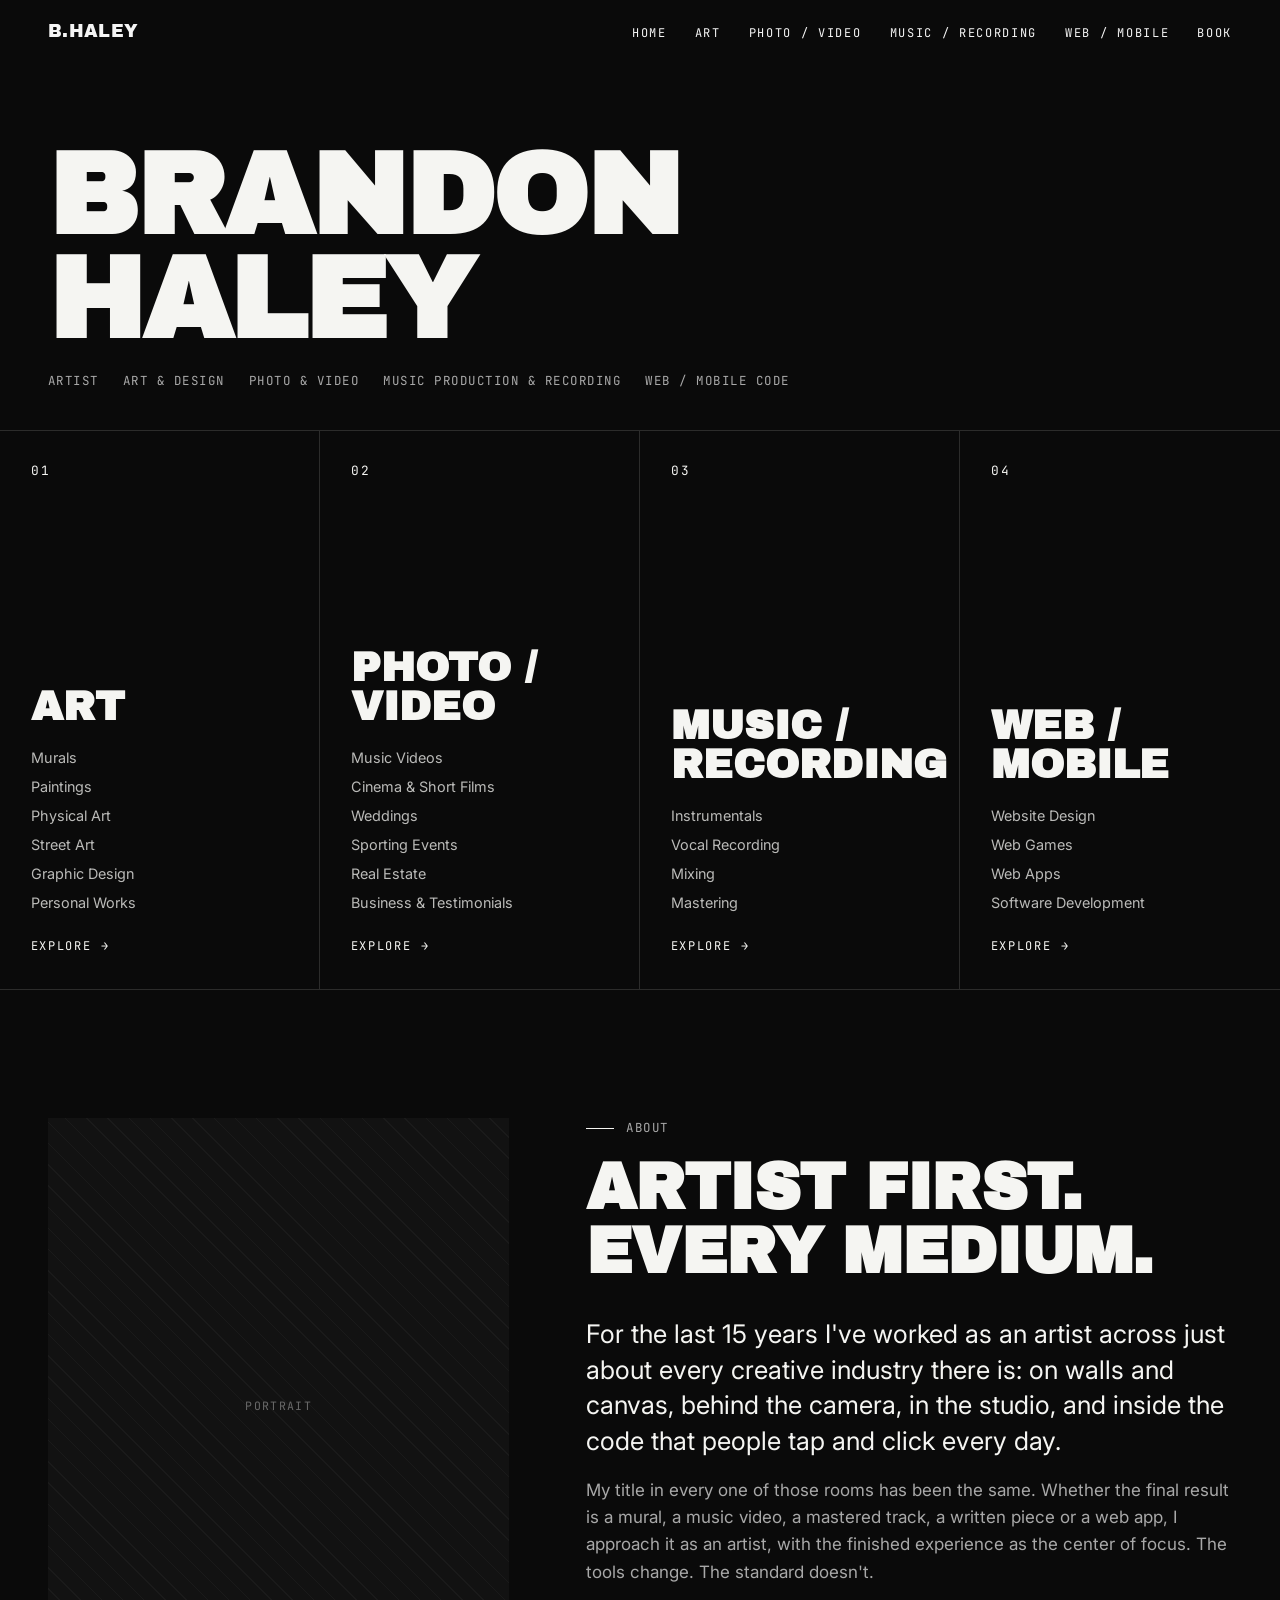
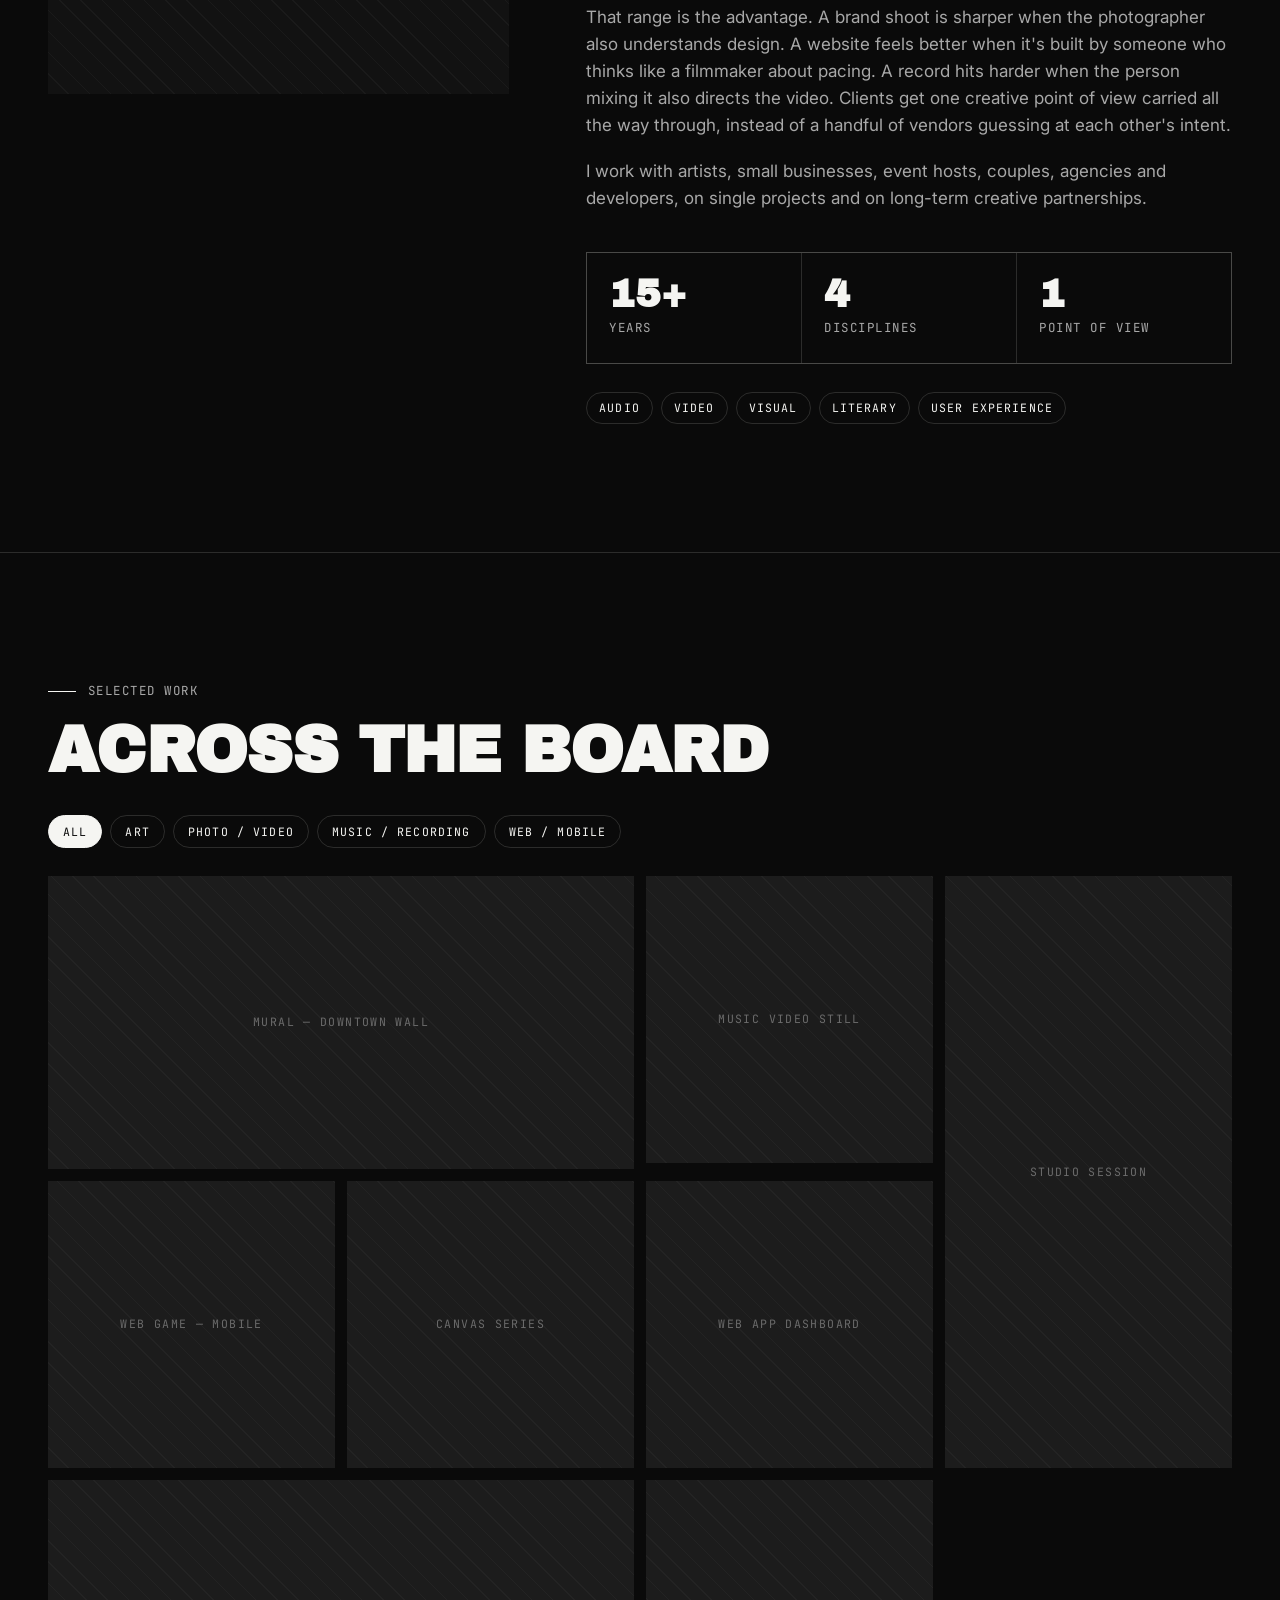
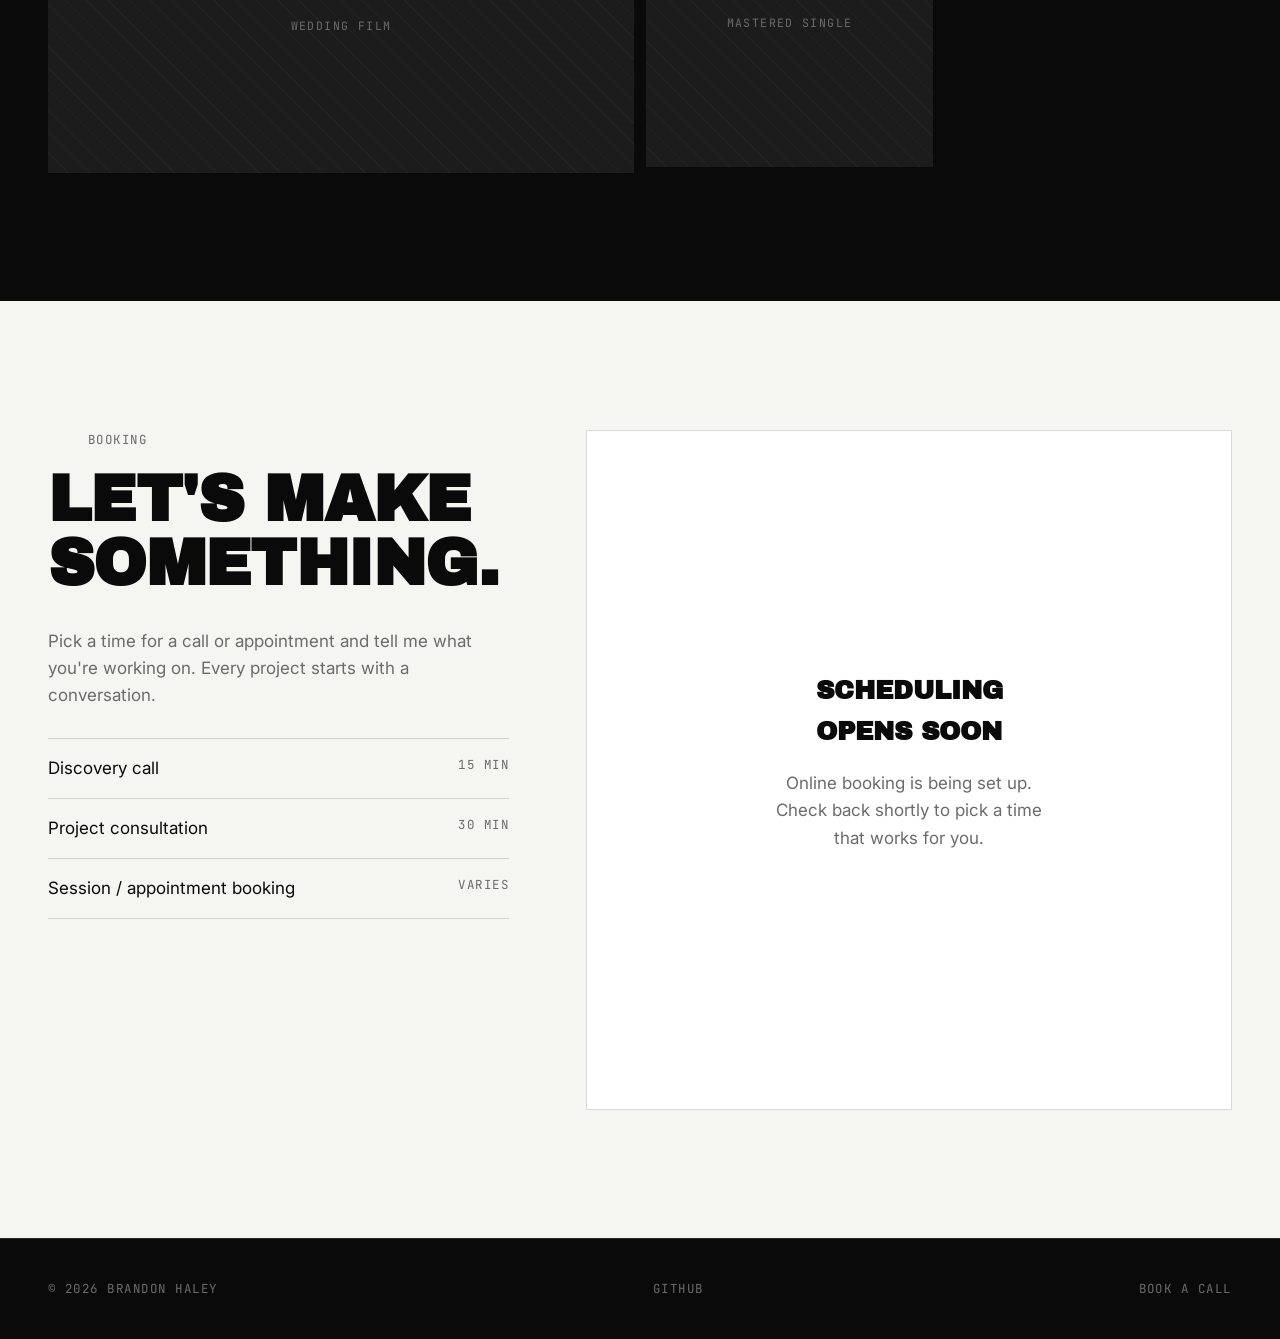
<file: index.html>
<!doctype html>
<html lang="en">
<head>
  <meta charset="utf-8">
  <meta name="viewport" content="width=device-width, initial-scale=1">
  <title>Brandon Haley — Artist | Art, Photo/Video, Music, Web</title>
  <meta name="description" content="Brandon Haley is a multi-disciplinary artist working across art and design, photo and video, music production and recording, and web and mobile development.">
  <meta property="og:title" content="Brandon Haley — Artist | Art, Photo/Video, Music, Web">
  <meta property="og:description" content="Brandon Haley is a multi-disciplinary artist working across art and design, photo and video, music production and recording, and web and mobile development.">
  <meta name="theme-color" content="#0a0a0a">
  <link rel="icon" href="assets/img/favicon.svg" type="image/svg+xml">
  <link rel="preconnect" href="https://fonts.googleapis.com">
  <link rel="preconnect" href="https://fonts.gstatic.com" crossorigin>
  <link href="https://fonts.googleapis.com/css2?family=Archivo+Black&family=Inter:wght@400;500;600&family=JetBrains+Mono:wght@400;500&display=swap" rel="stylesheet">
  <link rel="stylesheet" href="assets/css/style.css">
</head>
<body>
  <header class="nav">
    <a class="nav__logo" href="./">B.HALEY</a>
    <button class="nav__toggle" aria-expanded="false" aria-controls="nav-links">Menu</button>
    <ul class="nav__links" id="nav-links">
      <li><a href="./">Home</a></li>
      <li><a href="art/">Art</a></li>
      <li><a href="photo-video/">Photo / Video</a></li>
      <li><a href="music/">Music / Recording</a></li>
      <li><a href="web-mobile/">Web / Mobile</a></li>
      <li><a href="#book">Book</a></li>
    </ul>
  </header>

  <!-- ===== HERO: category flow ===== -->
  <main class="hero">
    <div class="hero__intro">
      <h1 class="hero__name">Brandon<br>Haley</h1>
      <div class="hero__sub mono">
        <span>Artist</span><span>Art &amp; Design</span><span>Photo &amp; Video</span><span>Music Production &amp; Recording</span><span>Web / Mobile Code</span>
      </div>
    </div>
    <nav class="panels" aria-label="Categories">
      <a class="panel" data-cat="art" href="art/">
        <span class="panel__num">01</span>
        <div>
          <h2 class="panel__title">Art</h2>
          <ul class="panel__list"><li>Murals</li><li>Paintings</li><li>Physical Art</li><li>Street Art</li><li>Graphic Design</li><li>Personal Works</li></ul>
          <span class="panel__go">Explore <span>&rarr;</span></span>
        </div>
      </a>
      <a class="panel" data-cat="photo" href="photo-video/">
        <span class="panel__num">02</span>
        <div>
          <h2 class="panel__title">Photo /<br>Video</h2>
          <ul class="panel__list"><li>Music Videos</li><li>Cinema &amp; Short Films</li><li>Weddings</li><li>Sporting Events</li><li>Real Estate</li><li>Business &amp; Testimonials</li></ul>
          <span class="panel__go">Explore <span>&rarr;</span></span>
        </div>
      </a>
      <a class="panel" data-cat="music" href="music/">
        <span class="panel__num">03</span>
        <div>
          <h2 class="panel__title">Music /<br>Recording</h2>
          <ul class="panel__list"><li>Instrumentals</li><li>Vocal Recording</li><li>Mixing</li><li>Mastering</li></ul>
          <span class="panel__go">Explore <span>&rarr;</span></span>
        </div>
      </a>
      <a class="panel" data-cat="web" href="web-mobile/">
        <span class="panel__num">04</span>
        <div>
          <h2 class="panel__title">Web /<br>Mobile</h2>
          <ul class="panel__list"><li>Website Design</li><li>Web Games</li><li>Web Apps</li><li>Software Development</li></ul>
          <span class="panel__go">Explore <span>&rarr;</span></span>
        </div>
      </a>
    </nav>
  </main>

  <!-- ===== ABOUT ===== -->
  <section class="section" id="about">
    <div class="wrap about">
      <div class="about__portrait reveal">
        <!-- Replace with: <img src="assets/img/portrait.jpg" alt="Brandon Haley"> -->
        <div class="ph">Portrait</div>
      </div>
      <div class="reveal">
        <span class="eyebrow mono">About</span>
        <h2 class="h2">Artist first.<br>Every medium.</h2>
        <p class="about__lead">For the last 15 years I've worked as an artist across just about every creative industry there is: on walls and canvas, behind the camera, in the studio, and inside the code that people tap and click every day.</p>
        <p class="muted">My title in every one of those rooms has been the same. Whether the final result is a mural, a music video, a mastered track, a written piece or a web app, I approach it as an artist, with the finished experience as the center of focus. The tools change. The standard doesn't.</p>
        <p class="muted">That range is the advantage. A brand shoot is sharper when the photographer also understands design. A website feels better when it's built by someone who thinks like a filmmaker about pacing. A record hits harder when the person mixing it also directs the video. Clients get one creative point of view carried all the way through, instead of a handful of vendors guessing at each other's intent.</p>
        <p class="muted">I work with artists, small businesses, event hosts, couples, agencies and developers, on single projects and on long-term creative partnerships.</p>
        <div class="stats">
          <div class="stat"><b>15+</b><span class="mono muted">Years</span></div>
          <div class="stat"><b>4</b><span class="mono muted">Disciplines</span></div>
          <div class="stat"><b>1</b><span class="mono muted">Point of view</span></div>
        </div>
        <div class="mediums">
          <span class="chip">Audio</span><span class="chip">Video</span><span class="chip">Visual</span><span class="chip">Literary</span><span class="chip">User Experience</span>
        </div>
      </div>
    </div>
  </section>

  <!-- ===== FEATURED GALLERY ===== -->
  <section class="section" id="work">
    <div class="wrap" data-gallery>
      <span class="eyebrow mono">Selected Work</span>
      <h2 class="h2">Across the board</h2>
      <div class="filters">
          <button class="filter is-active" data-filter="all">All</button>
          <button class="filter" data-filter="art">Art</button>
          <button class="filter" data-filter="photo">Photo / Video</button>
          <button class="filter" data-filter="music">Music / Recording</button>
          <button class="filter" data-filter="web">Web / Mobile</button>
      </div>
      <div class="gallery">
        <figure class="gallery__item wide" data-cat="art" data-title="Mural — Downtown Wall">
          <div class="ph">Mural — Downtown Wall</div>
          <figcaption><b>Mural — Downtown Wall</b><span class="mono">Placeholder</span></figcaption>
        </figure>
        <figure class="gallery__item" data-cat="photo" data-title="Music Video Still">
          <div class="ph">Music Video Still</div>
          <figcaption><b>Music Video Still</b><span class="mono">Placeholder</span></figcaption>
        </figure>
        <figure class="gallery__item tall" data-cat="music" data-title="Studio Session">
          <div class="ph">Studio Session</div>
          <figcaption><b>Studio Session</b><span class="mono">Placeholder</span></figcaption>
        </figure>
        <figure class="gallery__item" data-cat="web" data-title="Web Game — Mobile">
          <div class="ph">Web Game — Mobile</div>
          <figcaption><b>Web Game — Mobile</b><span class="mono">Placeholder</span></figcaption>
        </figure>
        <figure class="gallery__item" data-cat="art" data-title="Canvas Series">
          <div class="ph">Canvas Series</div>
          <figcaption><b>Canvas Series</b><span class="mono">Placeholder</span></figcaption>
        </figure>
        <figure class="gallery__item wide" data-cat="photo" data-title="Wedding Film">
          <div class="ph">Wedding Film</div>
          <figcaption><b>Wedding Film</b><span class="mono">Placeholder</span></figcaption>
        </figure>
        <figure class="gallery__item" data-cat="web" data-title="Web App Dashboard">
          <div class="ph">Web App Dashboard</div>
          <figcaption><b>Web App Dashboard</b><span class="mono">Placeholder</span></figcaption>
        </figure>
        <figure class="gallery__item" data-cat="music" data-title="Mastered Single">
          <div class="ph">Mastered Single</div>
          <figcaption><b>Mastered Single</b><span class="mono">Placeholder</span></figcaption>
        </figure>
      </div>
    </div>
  </section>

  <!-- ===== BOOKING (Calendly) ===== -->
  <section class="section section--light" id="book">
    <div class="wrap booking">
      <div class="reveal">
        <span class="eyebrow mono">Booking</span>
        <h2 class="h2">Let's make<br>something.</h2>
        <p class="muted">Pick a time for a call or appointment and tell me what you're working on. Every project starts with a conversation.</p>
        <ul class="booking__types">
          <li><span>Discovery call</span><span class="mono">15 min</span></li>
          <li><span>Project consultation</span><span class="mono">30 min</span></li>
          <li><span>Session / appointment booking</span><span class="mono">Varies</span></li>
        </ul>
      </div>
      <div class="calendly-slot reveal">
        <div class="calendly-placeholder">
          <b>Scheduling opens soon</b>
          <p class="muted">Online booking is being set up. Check back shortly to pick a time that works for you.</p>
        </div>
      </div>
    </div>
  </section>

  <footer class="footer">
    <div class="wrap mono">
      <span>&copy; <span data-year></span> Brandon Haley</span>
      <span><a href="https://github.com/BHALEYART" target="_blank" rel="noopener">GitHub</a></span>
      <span><a href="#book">Book a call</a></span>
    </div>
  </footer>

  <script src="assets/js/main.js"></script>
</body>
</html>
</file>
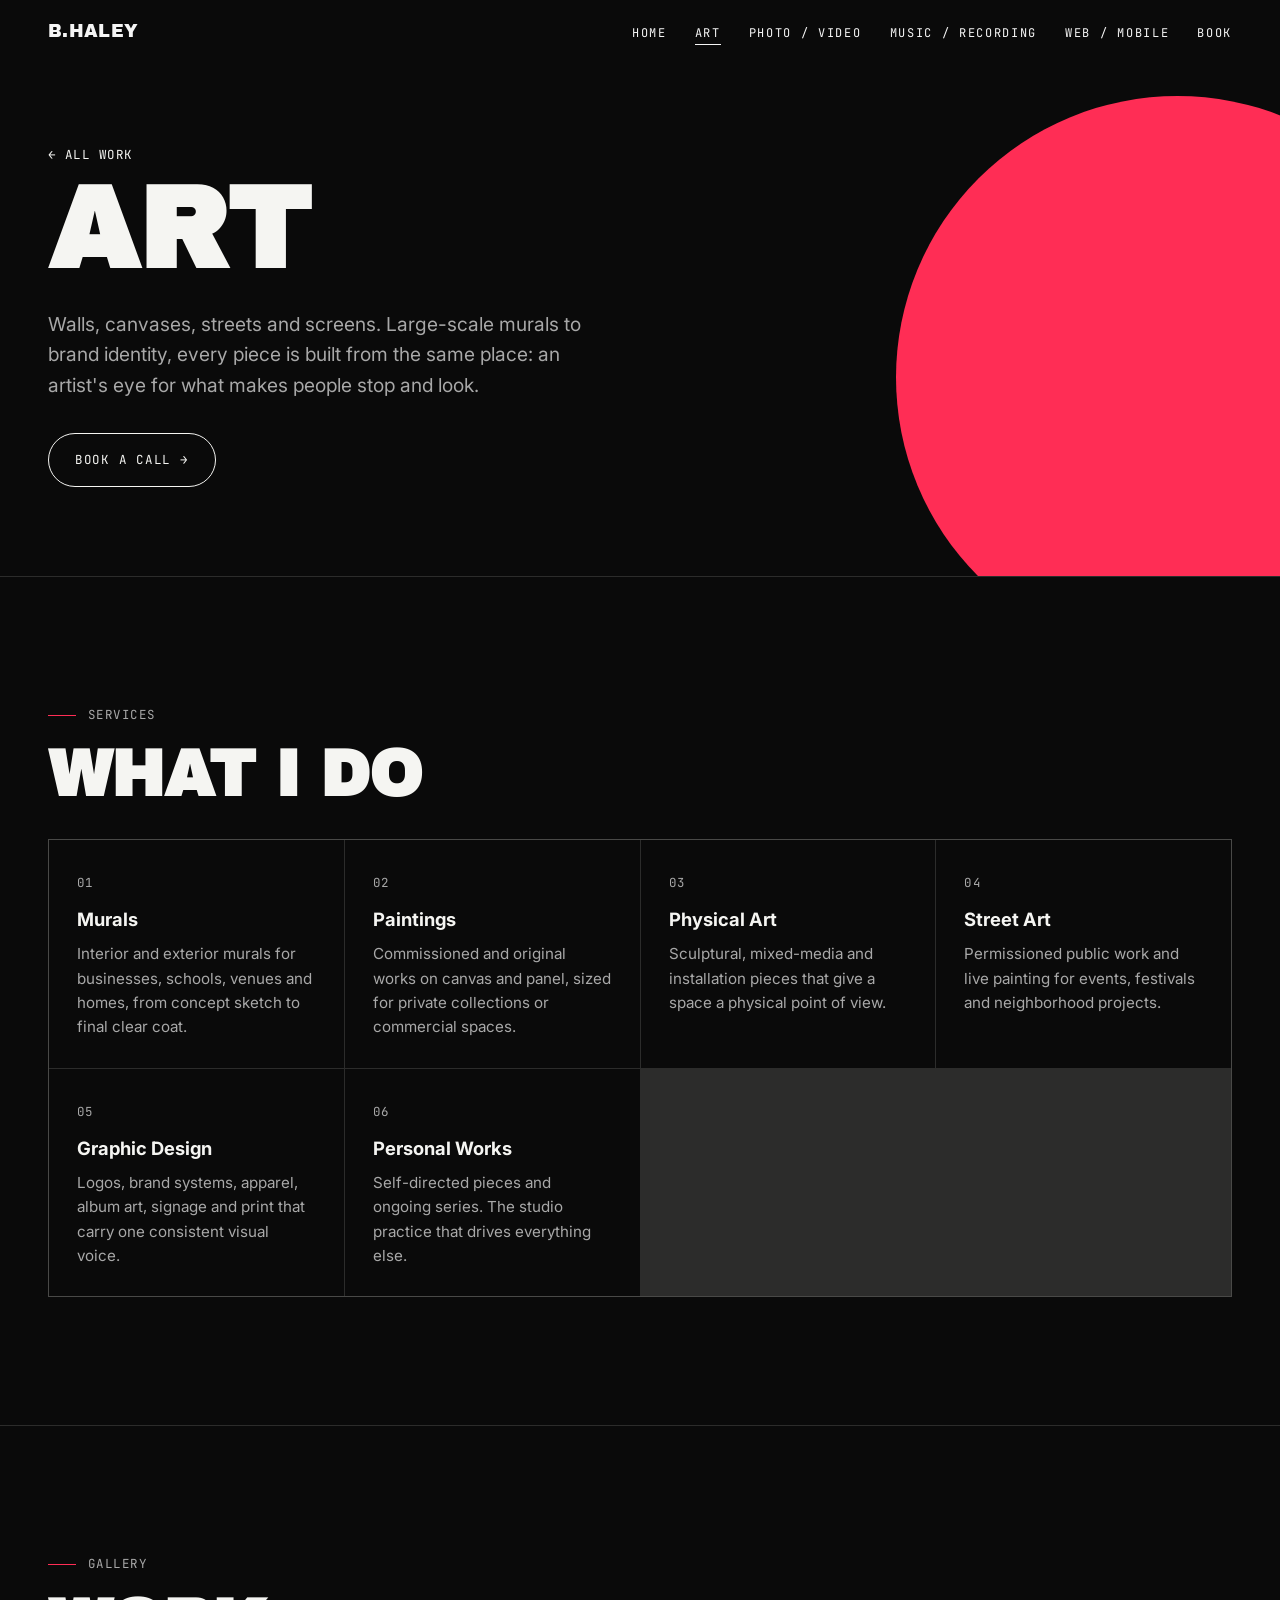
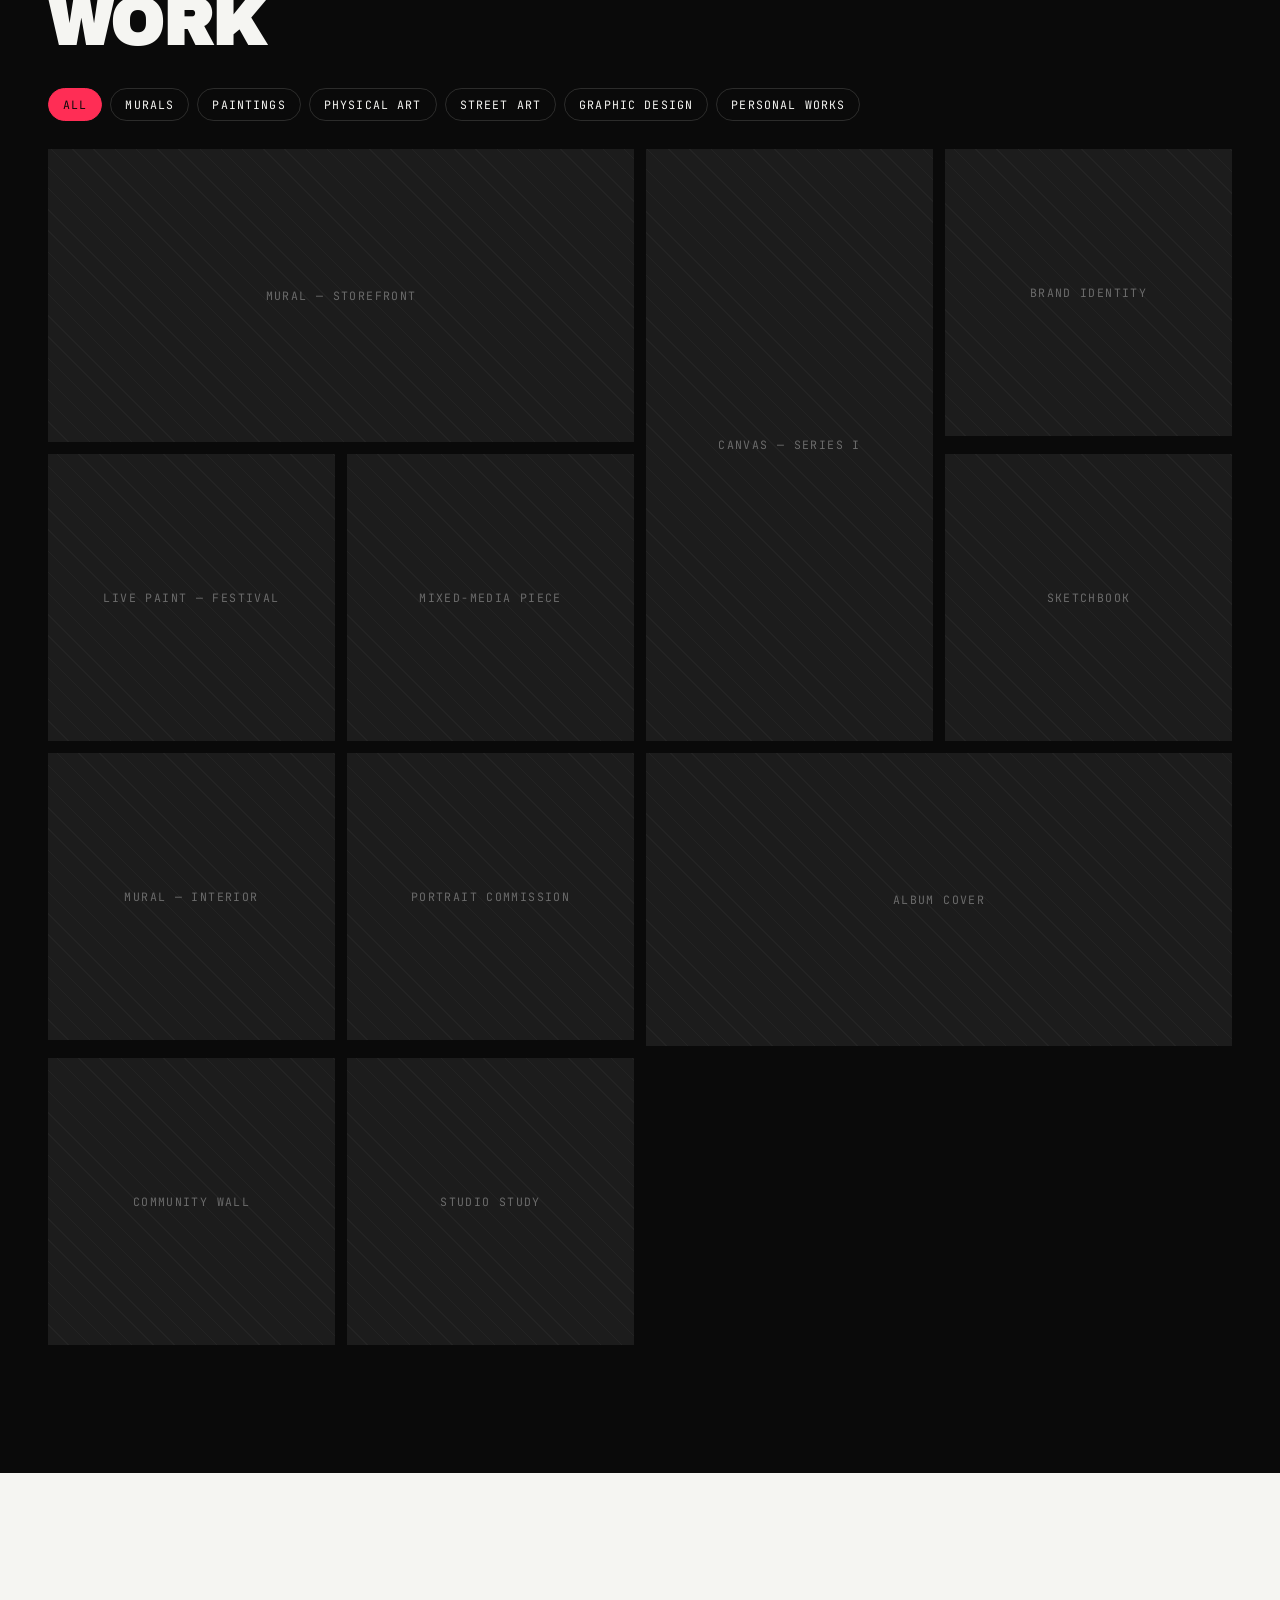
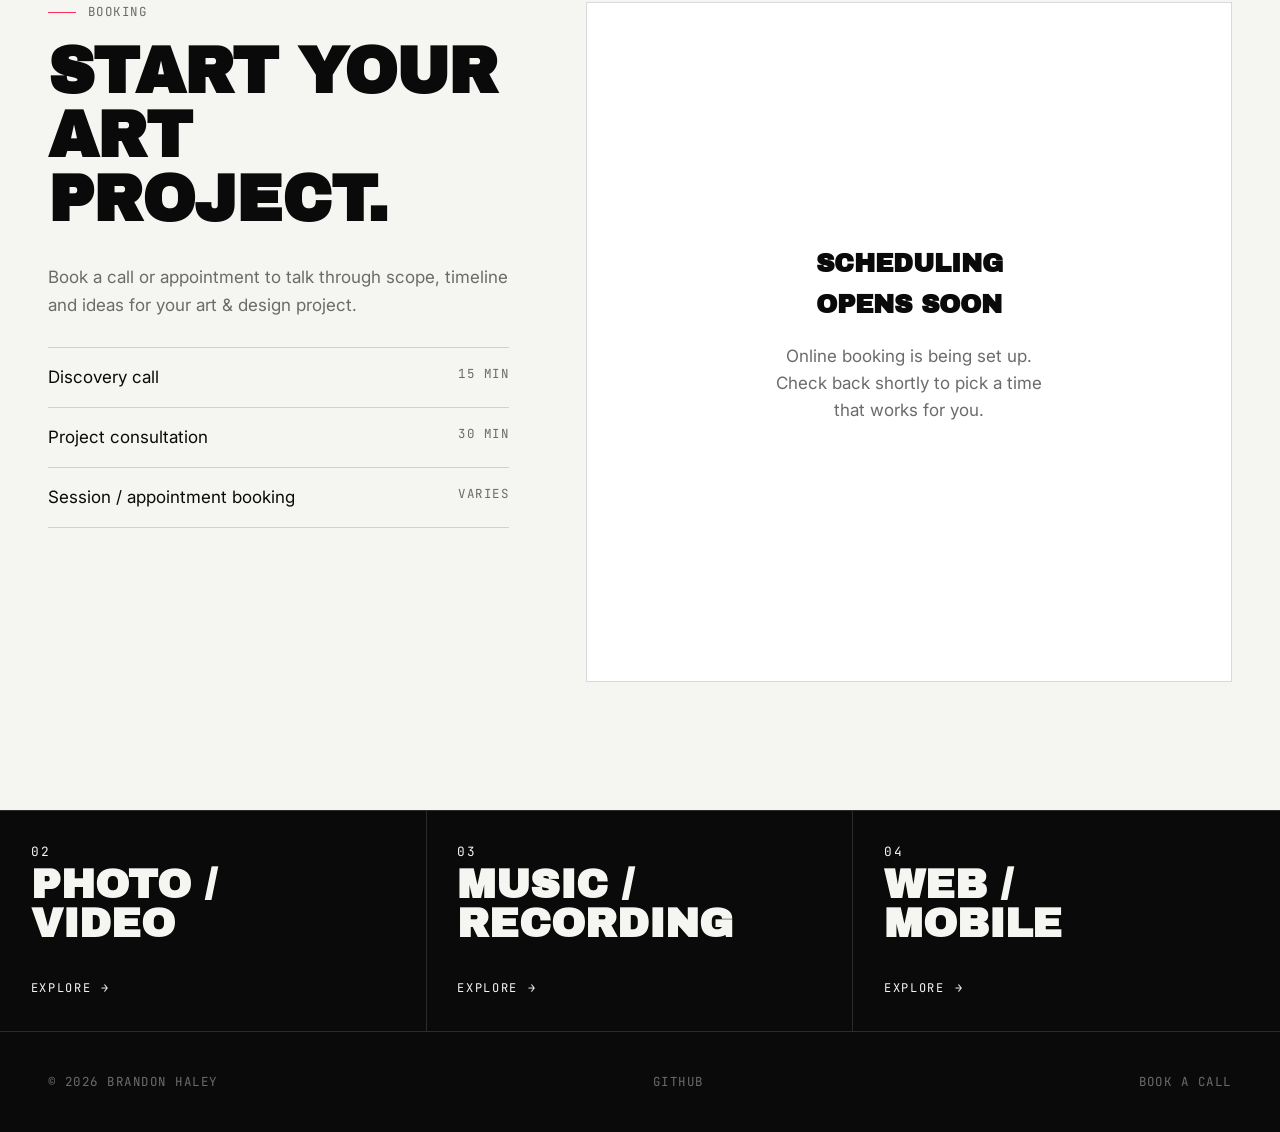
<file: art/index.html>
<!doctype html>
<html lang="en">
<head>
  <meta charset="utf-8">
  <meta name="viewport" content="width=device-width, initial-scale=1">
  <title>Art & Design — Brandon Haley</title>
  <meta name="description" content="Walls, canvases, streets and screens. Large-scale murals to brand identity, every piece is built from the same place: an artist's eye for what makes people stop and look.">
  <meta property="og:title" content="Art & Design — Brandon Haley">
  <meta property="og:description" content="Walls, canvases, streets and screens. Large-scale murals to brand identity, every piece is built from the same place: an artist's eye for what makes people stop and look.">
  <meta name="theme-color" content="#0a0a0a">
  <link rel="icon" href="../assets/img/favicon.svg" type="image/svg+xml">
  <link rel="preconnect" href="https://fonts.googleapis.com">
  <link rel="preconnect" href="https://fonts.gstatic.com" crossorigin>
  <link href="https://fonts.googleapis.com/css2?family=Archivo+Black&family=Inter:wght@400;500;600&family=JetBrains+Mono:wght@400;500&display=swap" rel="stylesheet">
  <link rel="stylesheet" href="../assets/css/style.css">
</head>
<body data-accent="art">
  <header class="nav">
    <a class="nav__logo" href="../">B.HALEY</a>
    <button class="nav__toggle" aria-expanded="false" aria-controls="nav-links">Menu</button>
    <ul class="nav__links" id="nav-links">
      <li><a href="../">Home</a></li>
      <li><a href="../art/" aria-current="page">Art</a></li>
      <li><a href="../photo-video/">Photo / Video</a></li>
      <li><a href="../music/">Music / Recording</a></li>
      <li><a href="../web-mobile/">Web / Mobile</a></li>
      <li><a href="#book">Book</a></li>
    </ul>
  </header>

  <section class="cat-hero">
    <div class="wrap">
      <a class="back mono" href="../">&larr; All work</a>
      <h1 class="cat-hero__title">Art</h1>
      <p class="cat-hero__lead">Walls, canvases, streets and screens. Large-scale murals to brand identity, every piece is built from the same place: an artist's eye for what makes people stop and look.</p>
      <p style="margin-top:32px"><a class="btn" href="#book" data-calendly-popup>Book a call &rarr;</a></p>
    </div>
  </section>

  <!-- ===== SERVICES ===== -->
  <section class="section">
    <div class="wrap">
      <span class="eyebrow mono">Services</span>
      <h2 class="h2">What I do</h2>
      <div class="services reveal">
        <article class="service">
          <span class="mono muted">01</span>
          <h3>Murals</h3>
          <p class="muted">Interior and exterior murals for businesses, schools, venues and homes, from concept sketch to final clear coat.</p>
        </article>
        <article class="service">
          <span class="mono muted">02</span>
          <h3>Paintings</h3>
          <p class="muted">Commissioned and original works on canvas and panel, sized for private collections or commercial spaces.</p>
        </article>
        <article class="service">
          <span class="mono muted">03</span>
          <h3>Physical Art</h3>
          <p class="muted">Sculptural, mixed-media and installation pieces that give a space a physical point of view.</p>
        </article>
        <article class="service">
          <span class="mono muted">04</span>
          <h3>Street Art</h3>
          <p class="muted">Permissioned public work and live painting for events, festivals and neighborhood projects.</p>
        </article>
        <article class="service">
          <span class="mono muted">05</span>
          <h3>Graphic Design</h3>
          <p class="muted">Logos, brand systems, apparel, album art, signage and print that carry one consistent visual voice.</p>
        </article>
        <article class="service">
          <span class="mono muted">06</span>
          <h3>Personal Works</h3>
          <p class="muted">Self-directed pieces and ongoing series. The studio practice that drives everything else.</p>
        </article>
      </div>
    </div>
  </section>

  <!-- ===== GALLERY =====
       To add work, replace a placeholder <div class="ph"> with an <img>, e.g.
       <figure class="gallery__item" data-cat="murals" data-title="Title" data-desc="Client, year">
         <img src="../assets/img/art/file.jpg" alt="Title" loading="lazy">
         <figcaption><b>Title</b><span class="mono">Client, year</span></figcaption>
       </figure>
       For video: data-type="video" data-src="...mp4"; for YouTube/Vimeo: data-type="embed" data-src="embed URL". -->
  <section class="section" id="gallery">
    <div class="wrap" data-gallery>
      <span class="eyebrow mono">Gallery</span>
      <h2 class="h2">Work</h2>
      <div class="filters">
          <button class="filter is-active" data-filter="all">All</button>
          <button class="filter" data-filter="murals">Murals</button>
          <button class="filter" data-filter="paintings">Paintings</button>
          <button class="filter" data-filter="physical">Physical Art</button>
          <button class="filter" data-filter="street">Street Art</button>
          <button class="filter" data-filter="graphic">Graphic Design</button>
          <button class="filter" data-filter="personal">Personal Works</button>
      </div>
      <div class="gallery">
        <figure class="gallery__item wide" data-cat="murals" data-title="Mural — Storefront">
          <div class="ph">Mural — Storefront</div>
          <figcaption><b>Mural — Storefront</b><span class="mono">Placeholder</span></figcaption>
        </figure>
        <figure class="gallery__item tall" data-cat="paintings" data-title="Canvas — Series I">
          <div class="ph">Canvas — Series I</div>
          <figcaption><b>Canvas — Series I</b><span class="mono">Placeholder</span></figcaption>
        </figure>
        <figure class="gallery__item" data-cat="graphic" data-title="Brand Identity">
          <div class="ph">Brand Identity</div>
          <figcaption><b>Brand Identity</b><span class="mono">Placeholder</span></figcaption>
        </figure>
        <figure class="gallery__item" data-cat="street" data-title="Live Paint — Festival">
          <div class="ph">Live Paint — Festival</div>
          <figcaption><b>Live Paint — Festival</b><span class="mono">Placeholder</span></figcaption>
        </figure>
        <figure class="gallery__item" data-cat="physical" data-title="Mixed-Media Piece">
          <div class="ph">Mixed-Media Piece</div>
          <figcaption><b>Mixed-Media Piece</b><span class="mono">Placeholder</span></figcaption>
        </figure>
        <figure class="gallery__item" data-cat="personal" data-title="Sketchbook">
          <div class="ph">Sketchbook</div>
          <figcaption><b>Sketchbook</b><span class="mono">Placeholder</span></figcaption>
        </figure>
        <figure class="gallery__item" data-cat="murals" data-title="Mural — Interior">
          <div class="ph">Mural — Interior</div>
          <figcaption><b>Mural — Interior</b><span class="mono">Placeholder</span></figcaption>
        </figure>
        <figure class="gallery__item" data-cat="paintings" data-title="Portrait Commission">
          <div class="ph">Portrait Commission</div>
          <figcaption><b>Portrait Commission</b><span class="mono">Placeholder</span></figcaption>
        </figure>
        <figure class="gallery__item wide" data-cat="graphic" data-title="Album Cover">
          <div class="ph">Album Cover</div>
          <figcaption><b>Album Cover</b><span class="mono">Placeholder</span></figcaption>
        </figure>
        <figure class="gallery__item" data-cat="street" data-title="Community Wall">
          <div class="ph">Community Wall</div>
          <figcaption><b>Community Wall</b><span class="mono">Placeholder</span></figcaption>
        </figure>
        <figure class="gallery__item" data-cat="personal" data-title="Studio Study">
          <div class="ph">Studio Study</div>
          <figcaption><b>Studio Study</b><span class="mono">Placeholder</span></figcaption>
        </figure>
      </div>
    </div>
  </section>

  <!-- ===== BOOKING (Calendly) ===== -->
  <section class="section section--light" id="book">
    <div class="wrap booking">
      <div class="reveal">
        <span class="eyebrow mono">Booking</span>
        <h2 class="h2">Start your<br>art project.</h2>
        <p class="muted">Book a call or appointment to talk through scope, timeline and ideas for your art &amp; design project.</p>
        <ul class="booking__types">
          <li><span>Discovery call</span><span class="mono">15 min</span></li>
          <li><span>Project consultation</span><span class="mono">30 min</span></li>
          <li><span>Session / appointment booking</span><span class="mono">Varies</span></li>
        </ul>
      </div>
      <div class="calendly-slot reveal" data-topic="Art & Design">
        <div class="calendly-placeholder">
          <b>Scheduling opens soon</b>
          <p class="muted">Online booking is being set up. Check back shortly to pick a time that works for you.</p>
        </div>
      </div>
    </div>
  </section>

  <nav class="next-cats" aria-label="Other categories">
      <a class="panel" data-cat="photo" href="../photo-video/">
        <span class="panel__num">02</span>
        <div>
          <h2 class="panel__title">Photo /<br>Video</h2>
          
          <span class="panel__go">Explore <span>&rarr;</span></span>
        </div>
      </a>
      <a class="panel" data-cat="music" href="../music/">
        <span class="panel__num">03</span>
        <div>
          <h2 class="panel__title">Music /<br>Recording</h2>
          
          <span class="panel__go">Explore <span>&rarr;</span></span>
        </div>
      </a>
      <a class="panel" data-cat="web" href="../web-mobile/">
        <span class="panel__num">04</span>
        <div>
          <h2 class="panel__title">Web /<br>Mobile</h2>
          
          <span class="panel__go">Explore <span>&rarr;</span></span>
        </div>
      </a>
  </nav>

  <footer class="footer">
    <div class="wrap mono">
      <span>&copy; <span data-year></span> Brandon Haley</span>
      <span><a href="https://github.com/BHALEYART" target="_blank" rel="noopener">GitHub</a></span>
      <span><a href="#book">Book a call</a></span>
    </div>
  </footer>

  <script src="../assets/js/main.js"></script>
</body>
</html>
</file>
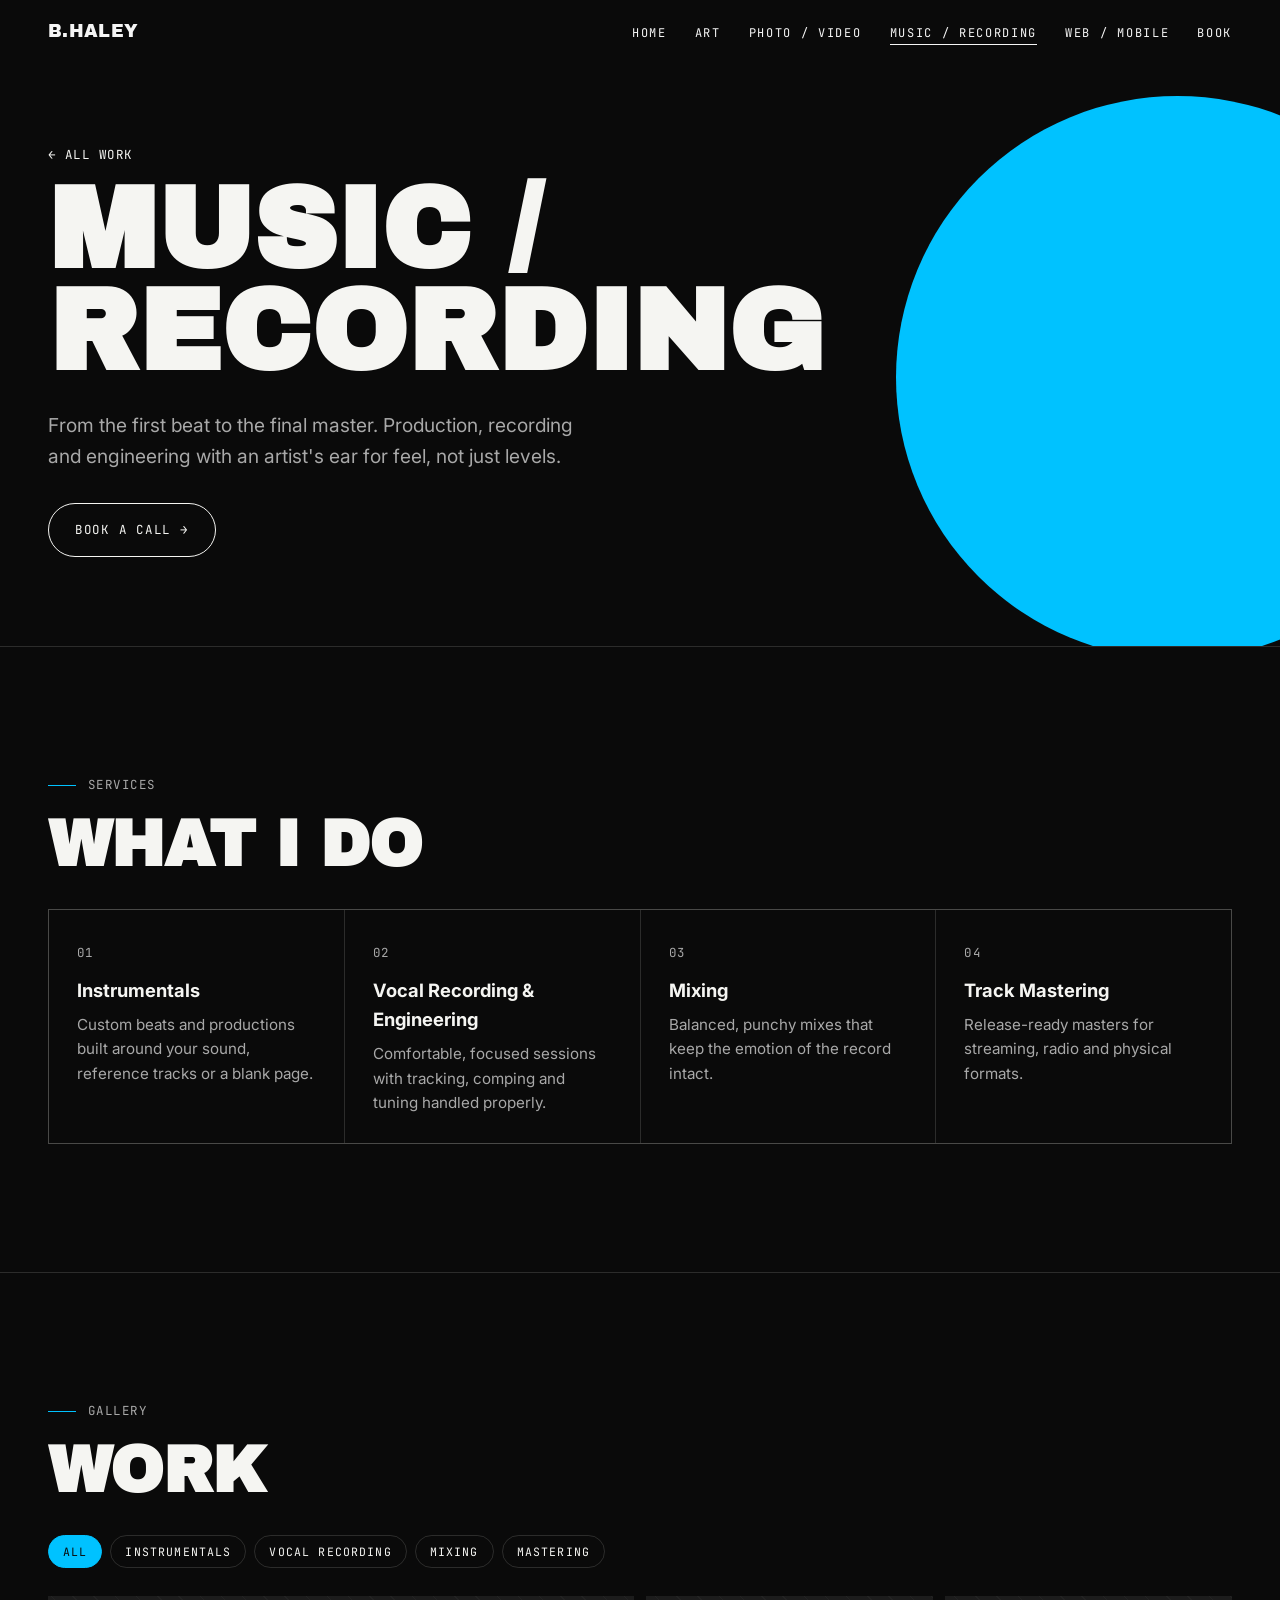
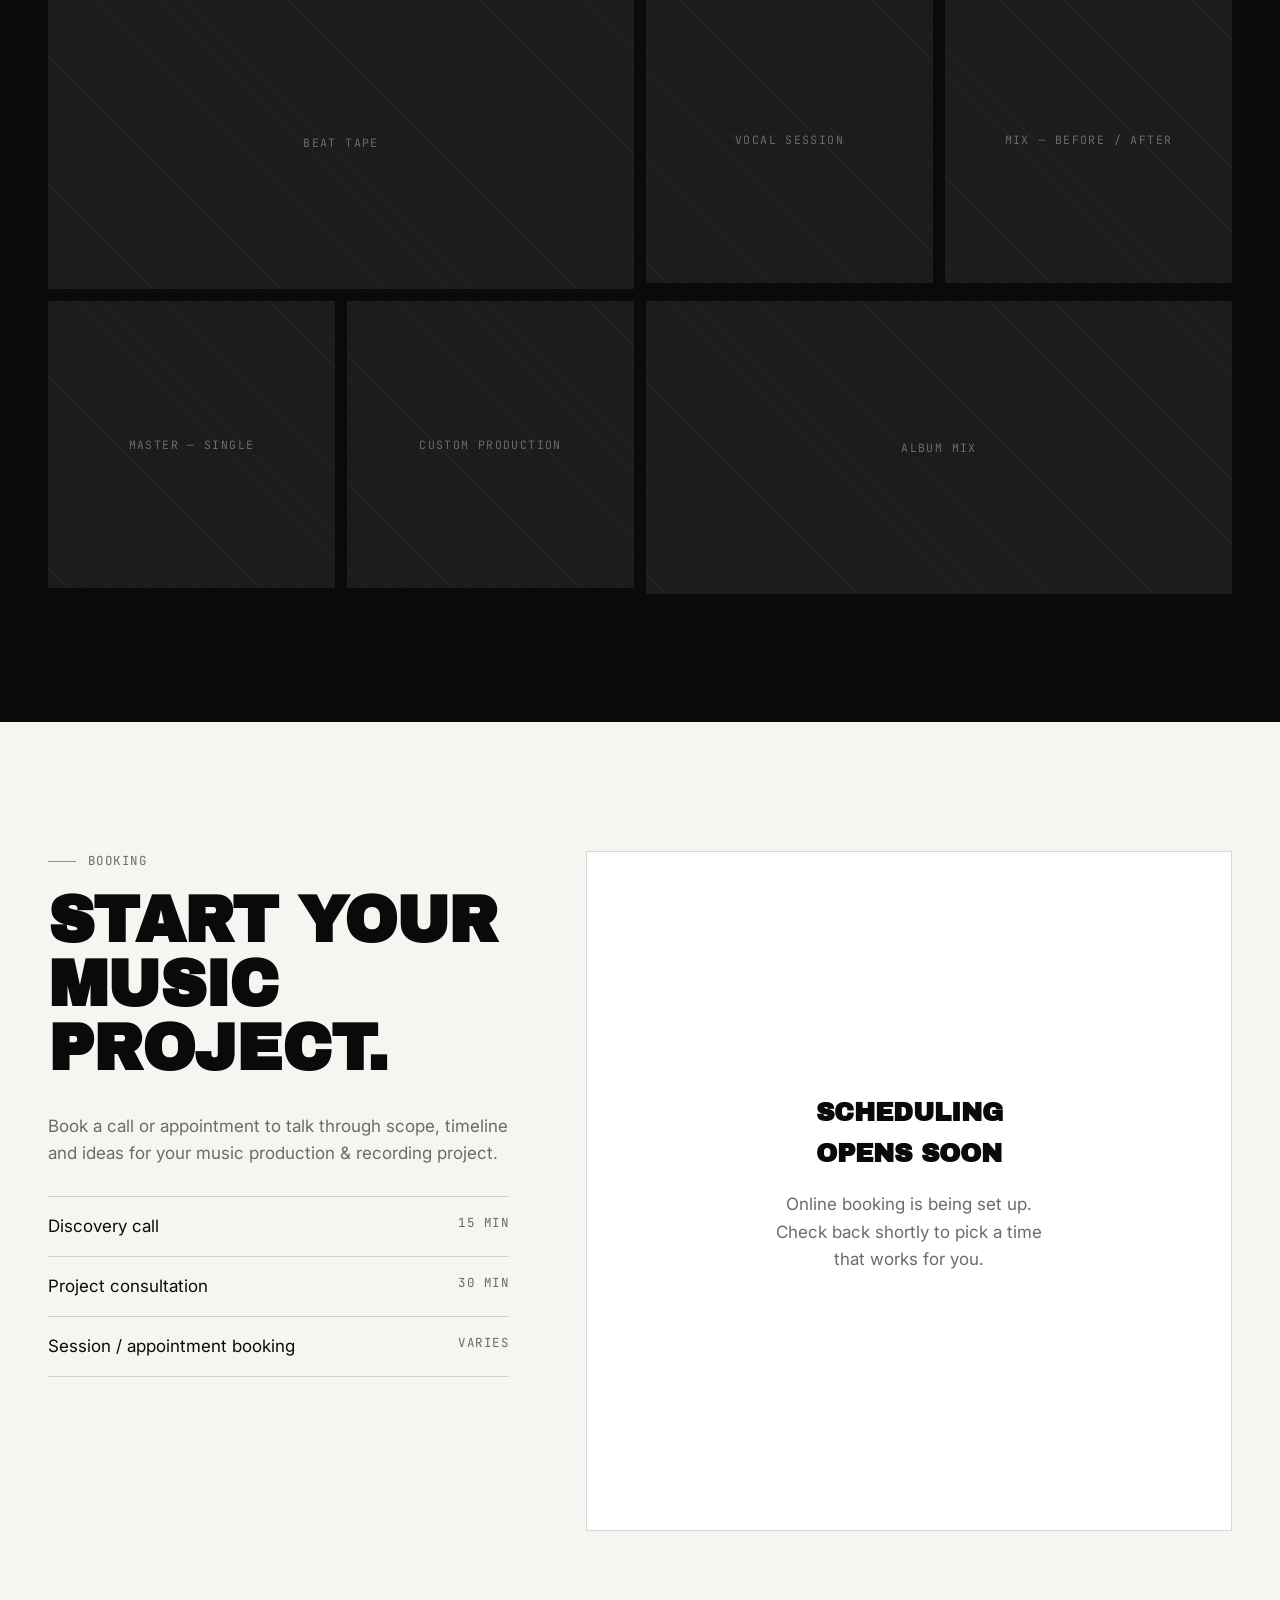
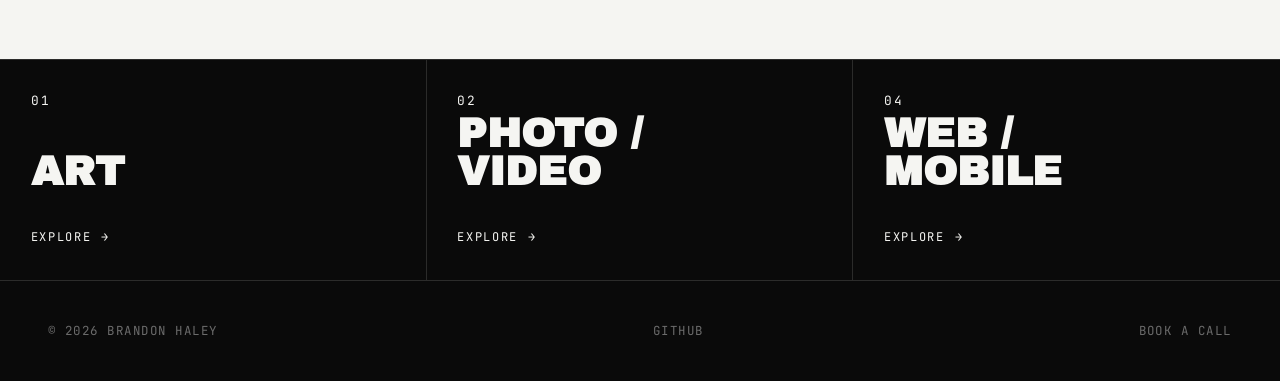
<file: music/index.html>
<!doctype html>
<html lang="en">
<head>
  <meta charset="utf-8">
  <meta name="viewport" content="width=device-width, initial-scale=1">
  <title>Music Production & Recording — Brandon Haley</title>
  <meta name="description" content="From the first beat to the final master. Production, recording and engineering with an artist's ear for feel, not just levels.">
  <meta property="og:title" content="Music Production & Recording — Brandon Haley">
  <meta property="og:description" content="From the first beat to the final master. Production, recording and engineering with an artist's ear for feel, not just levels.">
  <meta name="theme-color" content="#0a0a0a">
  <link rel="icon" href="../assets/img/favicon.svg" type="image/svg+xml">
  <link rel="preconnect" href="https://fonts.googleapis.com">
  <link rel="preconnect" href="https://fonts.gstatic.com" crossorigin>
  <link href="https://fonts.googleapis.com/css2?family=Archivo+Black&family=Inter:wght@400;500;600&family=JetBrains+Mono:wght@400;500&display=swap" rel="stylesheet">
  <link rel="stylesheet" href="../assets/css/style.css">
</head>
<body data-accent="music">
  <header class="nav">
    <a class="nav__logo" href="../">B.HALEY</a>
    <button class="nav__toggle" aria-expanded="false" aria-controls="nav-links">Menu</button>
    <ul class="nav__links" id="nav-links">
      <li><a href="../">Home</a></li>
      <li><a href="../art/">Art</a></li>
      <li><a href="../photo-video/">Photo / Video</a></li>
      <li><a href="../music/" aria-current="page">Music / Recording</a></li>
      <li><a href="../web-mobile/">Web / Mobile</a></li>
      <li><a href="#book">Book</a></li>
    </ul>
  </header>

  <section class="cat-hero">
    <div class="wrap">
      <a class="back mono" href="../">&larr; All work</a>
      <h1 class="cat-hero__title">Music /<br>Recording</h1>
      <p class="cat-hero__lead">From the first beat to the final master. Production, recording and engineering with an artist's ear for feel, not just levels.</p>
      <p style="margin-top:32px"><a class="btn" href="#book" data-calendly-popup>Book a call &rarr;</a></p>
    </div>
  </section>

  <!-- ===== SERVICES ===== -->
  <section class="section">
    <div class="wrap">
      <span class="eyebrow mono">Services</span>
      <h2 class="h2">What I do</h2>
      <div class="services reveal">
        <article class="service">
          <span class="mono muted">01</span>
          <h3>Instrumentals</h3>
          <p class="muted">Custom beats and productions built around your sound, reference tracks or a blank page.</p>
        </article>
        <article class="service">
          <span class="mono muted">02</span>
          <h3>Vocal Recording &amp; Engineering</h3>
          <p class="muted">Comfortable, focused sessions with tracking, comping and tuning handled properly.</p>
        </article>
        <article class="service">
          <span class="mono muted">03</span>
          <h3>Mixing</h3>
          <p class="muted">Balanced, punchy mixes that keep the emotion of the record intact.</p>
        </article>
        <article class="service">
          <span class="mono muted">04</span>
          <h3>Track Mastering</h3>
          <p class="muted">Release-ready masters for streaming, radio and physical formats.</p>
        </article>
      </div>
    </div>
  </section>

  <!-- ===== GALLERY =====
       To add work, replace a placeholder <div class="ph"> with an <img>, e.g.
       <figure class="gallery__item" data-cat="murals" data-title="Title" data-desc="Client, year">
         <img src="../assets/img/music/file.jpg" alt="Title" loading="lazy">
         <figcaption><b>Title</b><span class="mono">Client, year</span></figcaption>
       </figure>
       For video: data-type="video" data-src="...mp4"; for YouTube/Vimeo: data-type="embed" data-src="embed URL". -->
  <section class="section" id="gallery">
    <div class="wrap" data-gallery>
      <span class="eyebrow mono">Gallery</span>
      <h2 class="h2">Work</h2>
      <div class="filters">
          <button class="filter is-active" data-filter="all">All</button>
          <button class="filter" data-filter="instrumentals">Instrumentals</button>
          <button class="filter" data-filter="vocals">Vocal Recording</button>
          <button class="filter" data-filter="mixing">Mixing</button>
          <button class="filter" data-filter="mastering">Mastering</button>
      </div>
      <div class="gallery">
        <figure class="gallery__item wide" data-cat="instrumentals" data-title="Beat Tape">
          <div class="ph">Beat Tape</div>
          <figcaption><b>Beat Tape</b><span class="mono">Placeholder</span></figcaption>
        </figure>
        <figure class="gallery__item" data-cat="vocals" data-title="Vocal Session">
          <div class="ph">Vocal Session</div>
          <figcaption><b>Vocal Session</b><span class="mono">Placeholder</span></figcaption>
        </figure>
        <figure class="gallery__item" data-cat="mixing" data-title="Mix — Before / After">
          <div class="ph">Mix — Before / After</div>
          <figcaption><b>Mix — Before / After</b><span class="mono">Placeholder</span></figcaption>
        </figure>
        <figure class="gallery__item" data-cat="mastering" data-title="Master — Single">
          <div class="ph">Master — Single</div>
          <figcaption><b>Master — Single</b><span class="mono">Placeholder</span></figcaption>
        </figure>
        <figure class="gallery__item" data-cat="instrumentals" data-title="Custom Production">
          <div class="ph">Custom Production</div>
          <figcaption><b>Custom Production</b><span class="mono">Placeholder</span></figcaption>
        </figure>
        <figure class="gallery__item wide" data-cat="mixing" data-title="Album Mix">
          <div class="ph">Album Mix</div>
          <figcaption><b>Album Mix</b><span class="mono">Placeholder</span></figcaption>
        </figure>
      </div>
    </div>
  </section>

  <!-- ===== BOOKING (Calendly) ===== -->
  <section class="section section--light" id="book">
    <div class="wrap booking">
      <div class="reveal">
        <span class="eyebrow mono">Booking</span>
        <h2 class="h2">Start your<br>music project.</h2>
        <p class="muted">Book a call or appointment to talk through scope, timeline and ideas for your music production &amp; recording project.</p>
        <ul class="booking__types">
          <li><span>Discovery call</span><span class="mono">15 min</span></li>
          <li><span>Project consultation</span><span class="mono">30 min</span></li>
          <li><span>Session / appointment booking</span><span class="mono">Varies</span></li>
        </ul>
      </div>
      <div class="calendly-slot reveal" data-topic="Music Production & Recording">
        <div class="calendly-placeholder">
          <b>Scheduling opens soon</b>
          <p class="muted">Online booking is being set up. Check back shortly to pick a time that works for you.</p>
        </div>
      </div>
    </div>
  </section>

  <nav class="next-cats" aria-label="Other categories">
      <a class="panel" data-cat="art" href="../art/">
        <span class="panel__num">01</span>
        <div>
          <h2 class="panel__title">Art</h2>
          
          <span class="panel__go">Explore <span>&rarr;</span></span>
        </div>
      </a>
      <a class="panel" data-cat="photo" href="../photo-video/">
        <span class="panel__num">02</span>
        <div>
          <h2 class="panel__title">Photo /<br>Video</h2>
          
          <span class="panel__go">Explore <span>&rarr;</span></span>
        </div>
      </a>
      <a class="panel" data-cat="web" href="../web-mobile/">
        <span class="panel__num">04</span>
        <div>
          <h2 class="panel__title">Web /<br>Mobile</h2>
          
          <span class="panel__go">Explore <span>&rarr;</span></span>
        </div>
      </a>
  </nav>

  <footer class="footer">
    <div class="wrap mono">
      <span>&copy; <span data-year></span> Brandon Haley</span>
      <span><a href="https://github.com/BHALEYART" target="_blank" rel="noopener">GitHub</a></span>
      <span><a href="#book">Book a call</a></span>
    </div>
  </footer>

  <script src="../assets/js/main.js"></script>
</body>
</html>
</file>
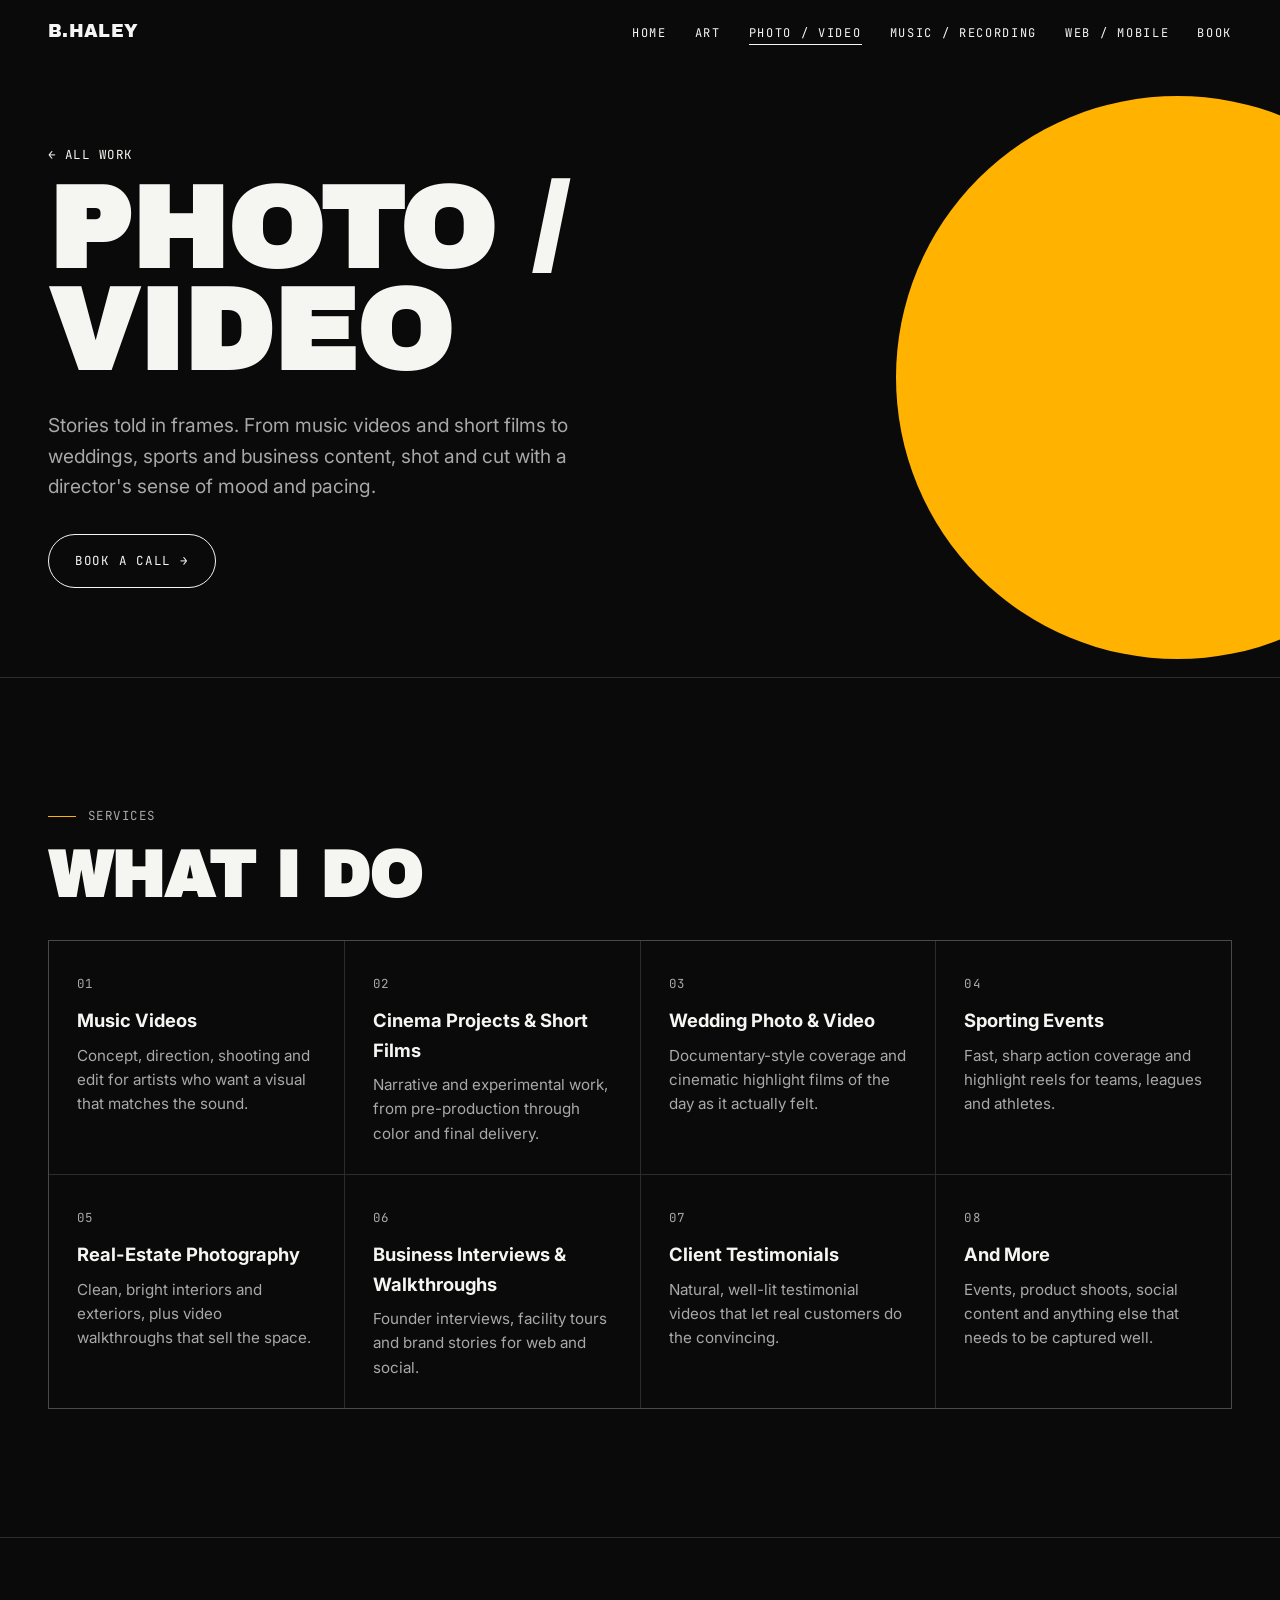
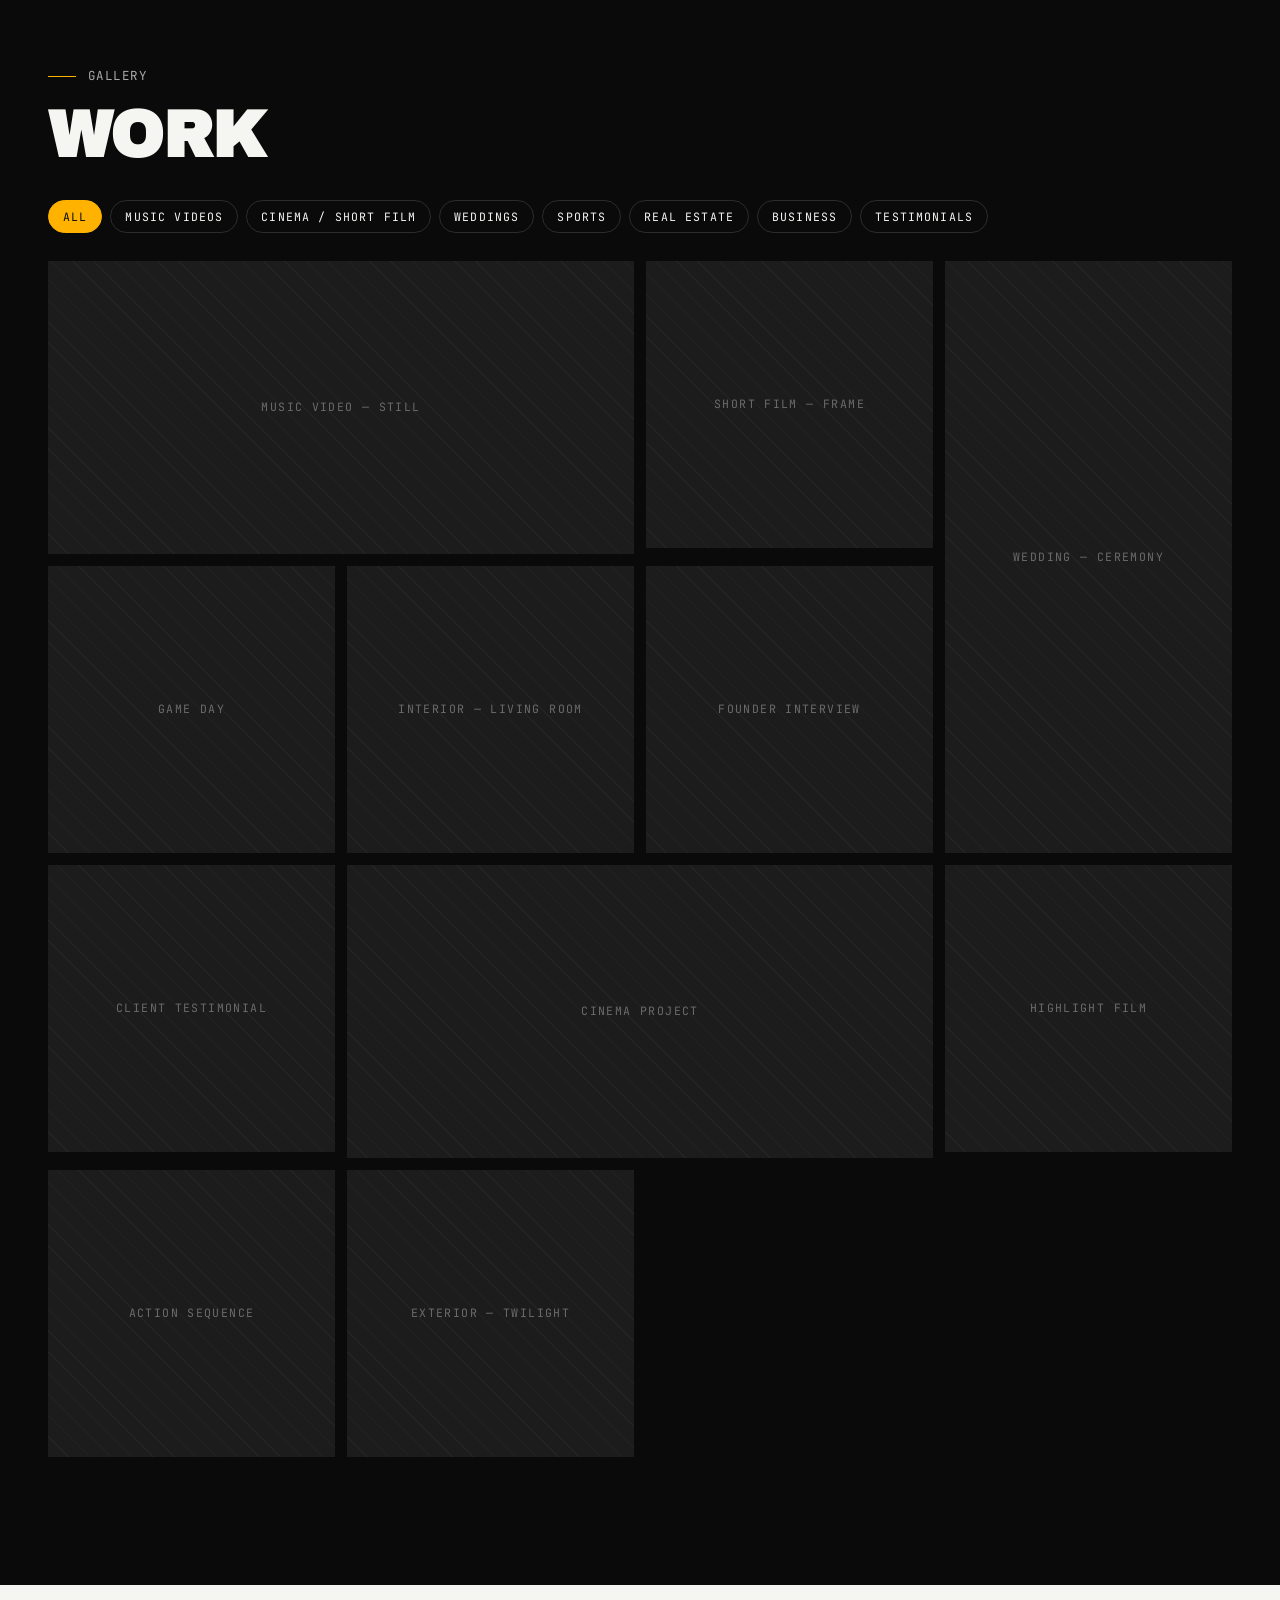
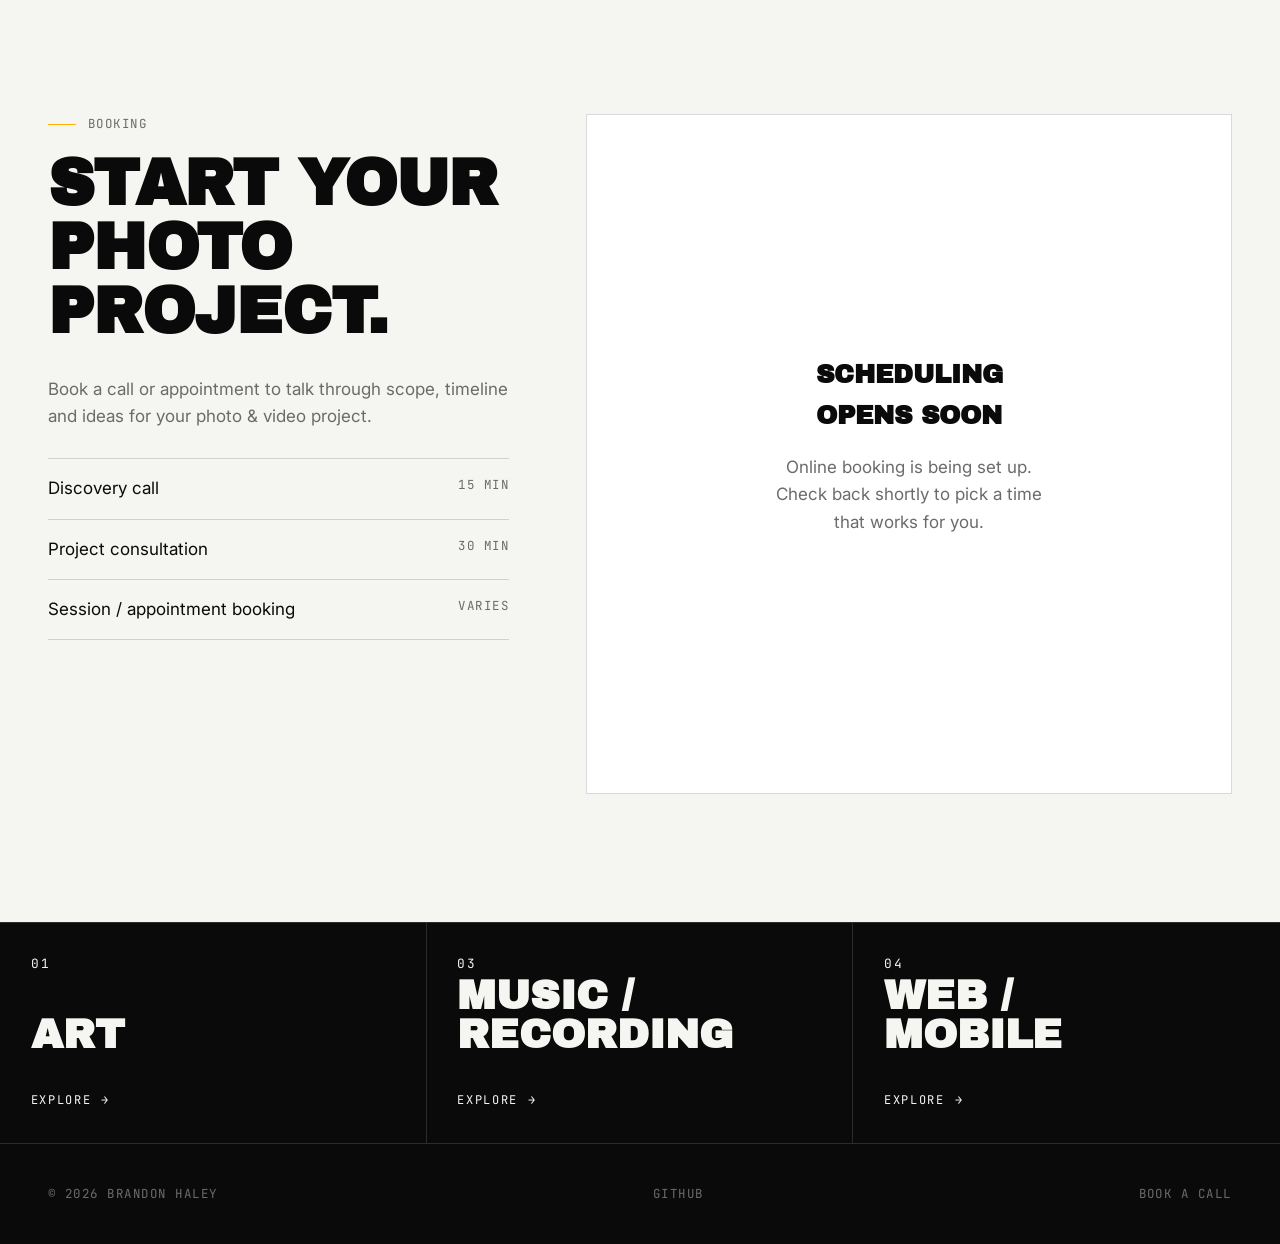
<file: photo-video/index.html>
<!doctype html>
<html lang="en">
<head>
  <meta charset="utf-8">
  <meta name="viewport" content="width=device-width, initial-scale=1">
  <title>Photo & Video — Brandon Haley</title>
  <meta name="description" content="Stories told in frames. From music videos and short films to weddings, sports and business content, shot and cut with a director's sense of mood and pacing.">
  <meta property="og:title" content="Photo & Video — Brandon Haley">
  <meta property="og:description" content="Stories told in frames. From music videos and short films to weddings, sports and business content, shot and cut with a director's sense of mood and pacing.">
  <meta name="theme-color" content="#0a0a0a">
  <link rel="icon" href="../assets/img/favicon.svg" type="image/svg+xml">
  <link rel="preconnect" href="https://fonts.googleapis.com">
  <link rel="preconnect" href="https://fonts.gstatic.com" crossorigin>
  <link href="https://fonts.googleapis.com/css2?family=Archivo+Black&family=Inter:wght@400;500;600&family=JetBrains+Mono:wght@400;500&display=swap" rel="stylesheet">
  <link rel="stylesheet" href="../assets/css/style.css">
</head>
<body data-accent="photo">
  <header class="nav">
    <a class="nav__logo" href="../">B.HALEY</a>
    <button class="nav__toggle" aria-expanded="false" aria-controls="nav-links">Menu</button>
    <ul class="nav__links" id="nav-links">
      <li><a href="../">Home</a></li>
      <li><a href="../art/">Art</a></li>
      <li><a href="../photo-video/" aria-current="page">Photo / Video</a></li>
      <li><a href="../music/">Music / Recording</a></li>
      <li><a href="../web-mobile/">Web / Mobile</a></li>
      <li><a href="#book">Book</a></li>
    </ul>
  </header>

  <section class="cat-hero">
    <div class="wrap">
      <a class="back mono" href="../">&larr; All work</a>
      <h1 class="cat-hero__title">Photo /<br>Video</h1>
      <p class="cat-hero__lead">Stories told in frames. From music videos and short films to weddings, sports and business content, shot and cut with a director's sense of mood and pacing.</p>
      <p style="margin-top:32px"><a class="btn" href="#book" data-calendly-popup>Book a call &rarr;</a></p>
    </div>
  </section>

  <!-- ===== SERVICES ===== -->
  <section class="section">
    <div class="wrap">
      <span class="eyebrow mono">Services</span>
      <h2 class="h2">What I do</h2>
      <div class="services reveal">
        <article class="service">
          <span class="mono muted">01</span>
          <h3>Music Videos</h3>
          <p class="muted">Concept, direction, shooting and edit for artists who want a visual that matches the sound.</p>
        </article>
        <article class="service">
          <span class="mono muted">02</span>
          <h3>Cinema Projects &amp; Short Films</h3>
          <p class="muted">Narrative and experimental work, from pre-production through color and final delivery.</p>
        </article>
        <article class="service">
          <span class="mono muted">03</span>
          <h3>Wedding Photo &amp; Video</h3>
          <p class="muted">Documentary-style coverage and cinematic highlight films of the day as it actually felt.</p>
        </article>
        <article class="service">
          <span class="mono muted">04</span>
          <h3>Sporting Events</h3>
          <p class="muted">Fast, sharp action coverage and highlight reels for teams, leagues and athletes.</p>
        </article>
        <article class="service">
          <span class="mono muted">05</span>
          <h3>Real-Estate Photography</h3>
          <p class="muted">Clean, bright interiors and exteriors, plus video walkthroughs that sell the space.</p>
        </article>
        <article class="service">
          <span class="mono muted">06</span>
          <h3>Business Interviews &amp; Walkthroughs</h3>
          <p class="muted">Founder interviews, facility tours and brand stories for web and social.</p>
        </article>
        <article class="service">
          <span class="mono muted">07</span>
          <h3>Client Testimonials</h3>
          <p class="muted">Natural, well-lit testimonial videos that let real customers do the convincing.</p>
        </article>
        <article class="service">
          <span class="mono muted">08</span>
          <h3>And More</h3>
          <p class="muted">Events, product shoots, social content and anything else that needs to be captured well.</p>
        </article>
      </div>
    </div>
  </section>

  <!-- ===== GALLERY =====
       To add work, replace a placeholder <div class="ph"> with an <img>, e.g.
       <figure class="gallery__item" data-cat="murals" data-title="Title" data-desc="Client, year">
         <img src="../assets/img/photo-video/file.jpg" alt="Title" loading="lazy">
         <figcaption><b>Title</b><span class="mono">Client, year</span></figcaption>
       </figure>
       For video: data-type="video" data-src="...mp4"; for YouTube/Vimeo: data-type="embed" data-src="embed URL". -->
  <section class="section" id="gallery">
    <div class="wrap" data-gallery>
      <span class="eyebrow mono">Gallery</span>
      <h2 class="h2">Work</h2>
      <div class="filters">
          <button class="filter is-active" data-filter="all">All</button>
          <button class="filter" data-filter="music-video">Music Videos</button>
          <button class="filter" data-filter="film">Cinema / Short Film</button>
          <button class="filter" data-filter="wedding">Weddings</button>
          <button class="filter" data-filter="sports">Sports</button>
          <button class="filter" data-filter="real-estate">Real Estate</button>
          <button class="filter" data-filter="business">Business</button>
          <button class="filter" data-filter="testimonial">Testimonials</button>
      </div>
      <div class="gallery">
        <figure class="gallery__item wide" data-cat="music-video" data-title="Music Video — Still">
          <div class="ph">Music Video — Still</div>
          <figcaption><b>Music Video — Still</b><span class="mono">Placeholder</span></figcaption>
        </figure>
        <figure class="gallery__item" data-cat="film" data-title="Short Film — Frame">
          <div class="ph">Short Film — Frame</div>
          <figcaption><b>Short Film — Frame</b><span class="mono">Placeholder</span></figcaption>
        </figure>
        <figure class="gallery__item tall" data-cat="wedding" data-title="Wedding — Ceremony">
          <div class="ph">Wedding — Ceremony</div>
          <figcaption><b>Wedding — Ceremony</b><span class="mono">Placeholder</span></figcaption>
        </figure>
        <figure class="gallery__item" data-cat="sports" data-title="Game Day">
          <div class="ph">Game Day</div>
          <figcaption><b>Game Day</b><span class="mono">Placeholder</span></figcaption>
        </figure>
        <figure class="gallery__item" data-cat="real-estate" data-title="Interior — Living Room">
          <div class="ph">Interior — Living Room</div>
          <figcaption><b>Interior — Living Room</b><span class="mono">Placeholder</span></figcaption>
        </figure>
        <figure class="gallery__item" data-cat="business" data-title="Founder Interview">
          <div class="ph">Founder Interview</div>
          <figcaption><b>Founder Interview</b><span class="mono">Placeholder</span></figcaption>
        </figure>
        <figure class="gallery__item" data-cat="testimonial" data-title="Client Testimonial">
          <div class="ph">Client Testimonial</div>
          <figcaption><b>Client Testimonial</b><span class="mono">Placeholder</span></figcaption>
        </figure>
        <figure class="gallery__item wide" data-cat="film" data-title="Cinema Project">
          <div class="ph">Cinema Project</div>
          <figcaption><b>Cinema Project</b><span class="mono">Placeholder</span></figcaption>
        </figure>
        <figure class="gallery__item" data-cat="wedding" data-title="Highlight Film">
          <div class="ph">Highlight Film</div>
          <figcaption><b>Highlight Film</b><span class="mono">Placeholder</span></figcaption>
        </figure>
        <figure class="gallery__item" data-cat="sports" data-title="Action Sequence">
          <div class="ph">Action Sequence</div>
          <figcaption><b>Action Sequence</b><span class="mono">Placeholder</span></figcaption>
        </figure>
        <figure class="gallery__item" data-cat="real-estate" data-title="Exterior — Twilight">
          <div class="ph">Exterior — Twilight</div>
          <figcaption><b>Exterior — Twilight</b><span class="mono">Placeholder</span></figcaption>
        </figure>
      </div>
    </div>
  </section>

  <!-- ===== BOOKING (Calendly) ===== -->
  <section class="section section--light" id="book">
    <div class="wrap booking">
      <div class="reveal">
        <span class="eyebrow mono">Booking</span>
        <h2 class="h2">Start your<br>photo project.</h2>
        <p class="muted">Book a call or appointment to talk through scope, timeline and ideas for your photo &amp; video project.</p>
        <ul class="booking__types">
          <li><span>Discovery call</span><span class="mono">15 min</span></li>
          <li><span>Project consultation</span><span class="mono">30 min</span></li>
          <li><span>Session / appointment booking</span><span class="mono">Varies</span></li>
        </ul>
      </div>
      <div class="calendly-slot reveal" data-topic="Photo & Video">
        <div class="calendly-placeholder">
          <b>Scheduling opens soon</b>
          <p class="muted">Online booking is being set up. Check back shortly to pick a time that works for you.</p>
        </div>
      </div>
    </div>
  </section>

  <nav class="next-cats" aria-label="Other categories">
      <a class="panel" data-cat="art" href="../art/">
        <span class="panel__num">01</span>
        <div>
          <h2 class="panel__title">Art</h2>
          
          <span class="panel__go">Explore <span>&rarr;</span></span>
        </div>
      </a>
      <a class="panel" data-cat="music" href="../music/">
        <span class="panel__num">03</span>
        <div>
          <h2 class="panel__title">Music /<br>Recording</h2>
          
          <span class="panel__go">Explore <span>&rarr;</span></span>
        </div>
      </a>
      <a class="panel" data-cat="web" href="../web-mobile/">
        <span class="panel__num">04</span>
        <div>
          <h2 class="panel__title">Web /<br>Mobile</h2>
          
          <span class="panel__go">Explore <span>&rarr;</span></span>
        </div>
      </a>
  </nav>

  <footer class="footer">
    <div class="wrap mono">
      <span>&copy; <span data-year></span> Brandon Haley</span>
      <span><a href="https://github.com/BHALEYART" target="_blank" rel="noopener">GitHub</a></span>
      <span><a href="#book">Book a call</a></span>
    </div>
  </footer>

  <script src="../assets/js/main.js"></script>
</body>
</html>
</file>
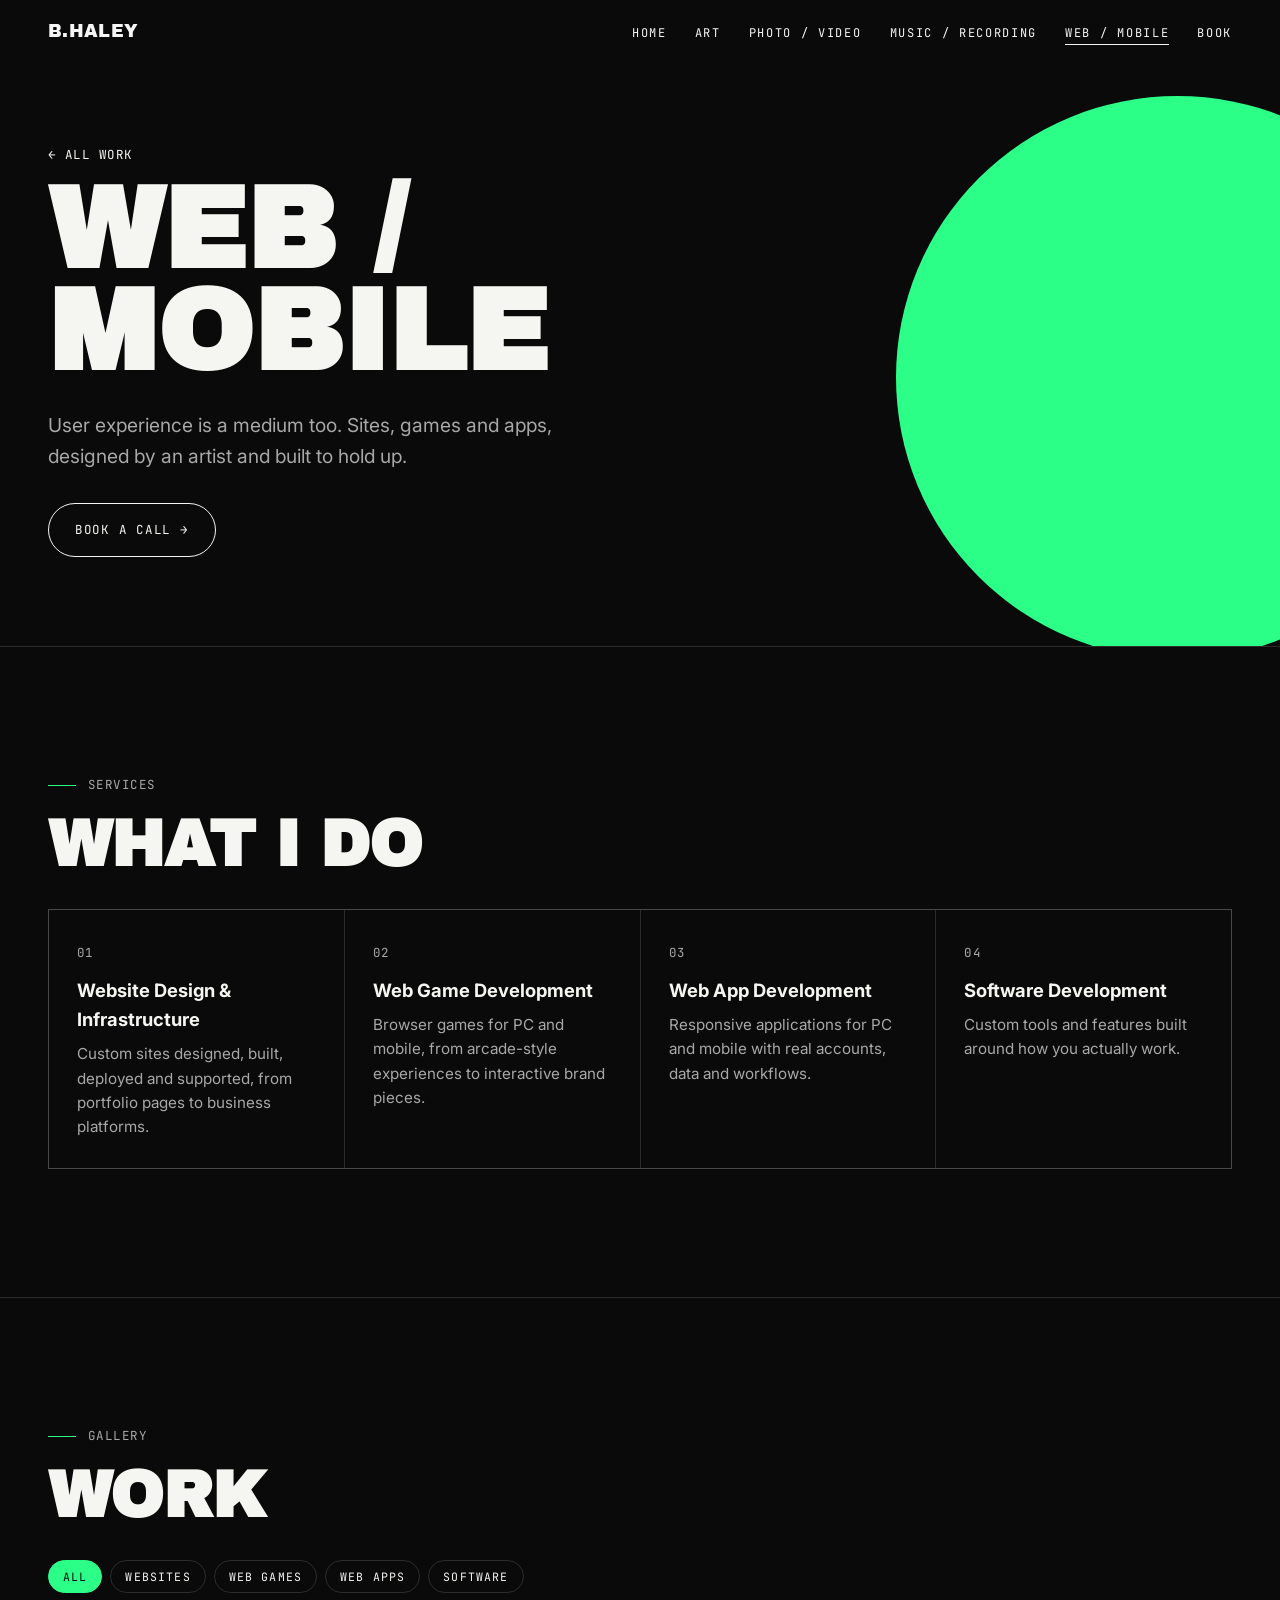
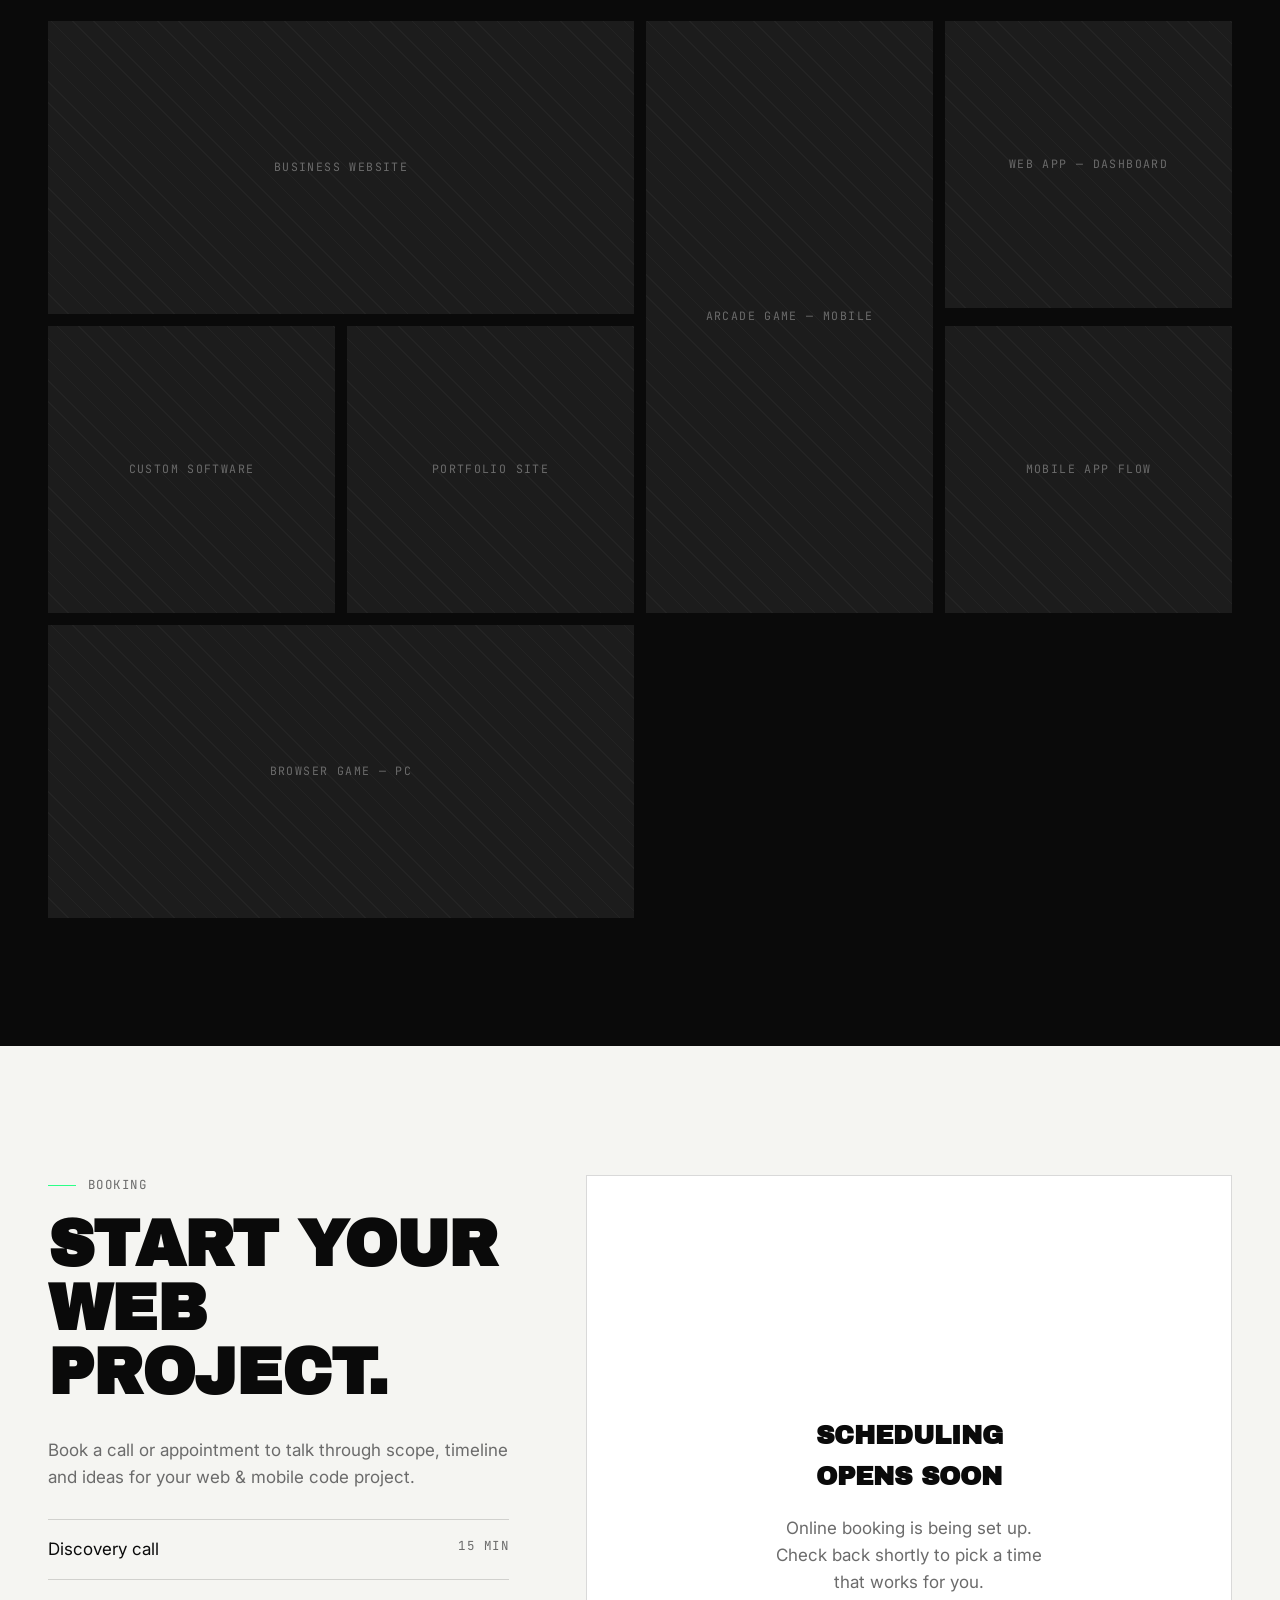
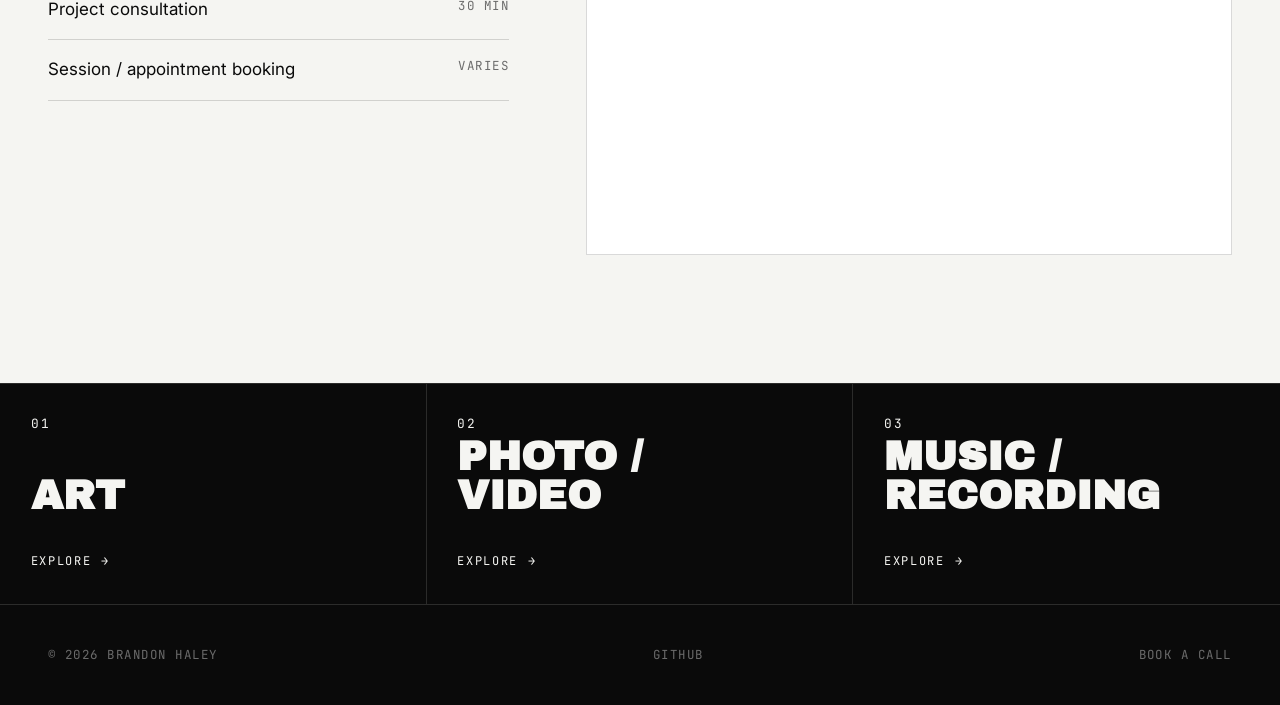
<file: web-mobile/index.html>
<!doctype html>
<html lang="en">
<head>
  <meta charset="utf-8">
  <meta name="viewport" content="width=device-width, initial-scale=1">
  <title>Web & Mobile Code — Brandon Haley</title>
  <meta name="description" content="User experience is a medium too. Sites, games and apps, designed by an artist and built to hold up.">
  <meta property="og:title" content="Web & Mobile Code — Brandon Haley">
  <meta property="og:description" content="User experience is a medium too. Sites, games and apps, designed by an artist and built to hold up.">
  <meta name="theme-color" content="#0a0a0a">
  <link rel="icon" href="../assets/img/favicon.svg" type="image/svg+xml">
  <link rel="preconnect" href="https://fonts.googleapis.com">
  <link rel="preconnect" href="https://fonts.gstatic.com" crossorigin>
  <link href="https://fonts.googleapis.com/css2?family=Archivo+Black&family=Inter:wght@400;500;600&family=JetBrains+Mono:wght@400;500&display=swap" rel="stylesheet">
  <link rel="stylesheet" href="../assets/css/style.css">
</head>
<body data-accent="web">
  <header class="nav">
    <a class="nav__logo" href="../">B.HALEY</a>
    <button class="nav__toggle" aria-expanded="false" aria-controls="nav-links">Menu</button>
    <ul class="nav__links" id="nav-links">
      <li><a href="../">Home</a></li>
      <li><a href="../art/">Art</a></li>
      <li><a href="../photo-video/">Photo / Video</a></li>
      <li><a href="../music/">Music / Recording</a></li>
      <li><a href="../web-mobile/" aria-current="page">Web / Mobile</a></li>
      <li><a href="#book">Book</a></li>
    </ul>
  </header>

  <section class="cat-hero">
    <div class="wrap">
      <a class="back mono" href="../">&larr; All work</a>
      <h1 class="cat-hero__title">Web /<br>Mobile</h1>
      <p class="cat-hero__lead">User experience is a medium too. Sites, games and apps, designed by an artist and built to hold up.</p>
      <p style="margin-top:32px"><a class="btn" href="#book" data-calendly-popup>Book a call &rarr;</a></p>
    </div>
  </section>

  <!-- ===== SERVICES ===== -->
  <section class="section">
    <div class="wrap">
      <span class="eyebrow mono">Services</span>
      <h2 class="h2">What I do</h2>
      <div class="services reveal">
        <article class="service">
          <span class="mono muted">01</span>
          <h3>Website Design &amp; Infrastructure</h3>
          <p class="muted">Custom sites designed, built, deployed and supported, from portfolio pages to business platforms.</p>
        </article>
        <article class="service">
          <span class="mono muted">02</span>
          <h3>Web Game Development</h3>
          <p class="muted">Browser games for PC and mobile, from arcade-style experiences to interactive brand pieces.</p>
        </article>
        <article class="service">
          <span class="mono muted">03</span>
          <h3>Web App Development</h3>
          <p class="muted">Responsive applications for PC and mobile with real accounts, data and workflows.</p>
        </article>
        <article class="service">
          <span class="mono muted">04</span>
          <h3>Software Development</h3>
          <p class="muted">Custom tools and features built around how you actually work.</p>
        </article>
      </div>
    </div>
  </section>

  <!-- ===== GALLERY =====
       To add work, replace a placeholder <div class="ph"> with an <img>, e.g.
       <figure class="gallery__item" data-cat="murals" data-title="Title" data-desc="Client, year">
         <img src="../assets/img/web-mobile/file.jpg" alt="Title" loading="lazy">
         <figcaption><b>Title</b><span class="mono">Client, year</span></figcaption>
       </figure>
       For video: data-type="video" data-src="...mp4"; for YouTube/Vimeo: data-type="embed" data-src="embed URL". -->
  <section class="section" id="gallery">
    <div class="wrap" data-gallery>
      <span class="eyebrow mono">Gallery</span>
      <h2 class="h2">Work</h2>
      <div class="filters">
          <button class="filter is-active" data-filter="all">All</button>
          <button class="filter" data-filter="sites">Websites</button>
          <button class="filter" data-filter="games">Web Games</button>
          <button class="filter" data-filter="apps">Web Apps</button>
          <button class="filter" data-filter="software">Software</button>
      </div>
      <div class="gallery">
        <figure class="gallery__item wide" data-cat="sites" data-title="Business Website">
          <div class="ph">Business Website</div>
          <figcaption><b>Business Website</b><span class="mono">Placeholder</span></figcaption>
        </figure>
        <figure class="gallery__item tall" data-cat="games" data-title="Arcade Game — Mobile">
          <div class="ph">Arcade Game — Mobile</div>
          <figcaption><b>Arcade Game — Mobile</b><span class="mono">Placeholder</span></figcaption>
        </figure>
        <figure class="gallery__item" data-cat="apps" data-title="Web App — Dashboard">
          <div class="ph">Web App — Dashboard</div>
          <figcaption><b>Web App — Dashboard</b><span class="mono">Placeholder</span></figcaption>
        </figure>
        <figure class="gallery__item" data-cat="software" data-title="Custom Software">
          <div class="ph">Custom Software</div>
          <figcaption><b>Custom Software</b><span class="mono">Placeholder</span></figcaption>
        </figure>
        <figure class="gallery__item" data-cat="sites" data-title="Portfolio Site">
          <div class="ph">Portfolio Site</div>
          <figcaption><b>Portfolio Site</b><span class="mono">Placeholder</span></figcaption>
        </figure>
        <figure class="gallery__item wide" data-cat="games" data-title="Browser Game — PC">
          <div class="ph">Browser Game — PC</div>
          <figcaption><b>Browser Game — PC</b><span class="mono">Placeholder</span></figcaption>
        </figure>
        <figure class="gallery__item" data-cat="apps" data-title="Mobile App Flow">
          <div class="ph">Mobile App Flow</div>
          <figcaption><b>Mobile App Flow</b><span class="mono">Placeholder</span></figcaption>
        </figure>
      </div>
    </div>
  </section>

  <!-- ===== BOOKING (Calendly) ===== -->
  <section class="section section--light" id="book">
    <div class="wrap booking">
      <div class="reveal">
        <span class="eyebrow mono">Booking</span>
        <h2 class="h2">Start your<br>web project.</h2>
        <p class="muted">Book a call or appointment to talk through scope, timeline and ideas for your web &amp; mobile code project.</p>
        <ul class="booking__types">
          <li><span>Discovery call</span><span class="mono">15 min</span></li>
          <li><span>Project consultation</span><span class="mono">30 min</span></li>
          <li><span>Session / appointment booking</span><span class="mono">Varies</span></li>
        </ul>
      </div>
      <div class="calendly-slot reveal" data-topic="Web & Mobile Code">
        <div class="calendly-placeholder">
          <b>Scheduling opens soon</b>
          <p class="muted">Online booking is being set up. Check back shortly to pick a time that works for you.</p>
        </div>
      </div>
    </div>
  </section>

  <nav class="next-cats" aria-label="Other categories">
      <a class="panel" data-cat="art" href="../art/">
        <span class="panel__num">01</span>
        <div>
          <h2 class="panel__title">Art</h2>
          
          <span class="panel__go">Explore <span>&rarr;</span></span>
        </div>
      </a>
      <a class="panel" data-cat="photo" href="../photo-video/">
        <span class="panel__num">02</span>
        <div>
          <h2 class="panel__title">Photo /<br>Video</h2>
          
          <span class="panel__go">Explore <span>&rarr;</span></span>
        </div>
      </a>
      <a class="panel" data-cat="music" href="../music/">
        <span class="panel__num">03</span>
        <div>
          <h2 class="panel__title">Music /<br>Recording</h2>
          
          <span class="panel__go">Explore <span>&rarr;</span></span>
        </div>
      </a>
  </nav>

  <footer class="footer">
    <div class="wrap mono">
      <span>&copy; <span data-year></span> Brandon Haley</span>
      <span><a href="https://github.com/BHALEYART" target="_blank" rel="noopener">GitHub</a></span>
      <span><a href="#book">Book a call</a></span>
    </div>
  </footer>

  <script src="../assets/js/main.js"></script>
</body>
</html>
</file>
<file: assets/css/style.css>
/* ============================================================
   Brandon Haley — Portfolio
   Black & white base. Category colors only appear as "splash".
   ============================================================ */

:root {
  --black: #0a0a0a;
  --ink: #111111;
  --white: #f5f5f2;
  --gray-1: #1c1c1c;
  --gray-2: #2a2a2a;
  --gray-3: #6b6b6b;
  --gray-4: #a8a8a8;
  --line: rgba(245, 245, 242, 0.14);

  /* Category splash colors */
  --c-art: #ff2d55;
  --c-photo: #ffb300;
  --c-music: #00c2ff;
  --c-web: #2bff88;

  /* Current page accent (overridden per page via body[data-accent]) */
  --accent: var(--white);

  --font-display: "Archivo Black", "Arial Black", sans-serif;
  --font-body: "Inter", system-ui, -apple-system, Segoe UI, Roboto, sans-serif;
  --font-mono: "JetBrains Mono", ui-monospace, Menlo, monospace;

  --gutter: clamp(16px, 4vw, 48px);
  --max: 1320px;
  --ease: cubic-bezier(0.22, 1, 0.36, 1);
}

body[data-accent="art"]   { --accent: var(--c-art); }
body[data-accent="photo"] { --accent: var(--c-photo); }
body[data-accent="music"] { --accent: var(--c-music); }
body[data-accent="web"]   { --accent: var(--c-web); }

*, *::before, *::after { box-sizing: border-box; }
html { scroll-behavior: smooth; }
body {
  margin: 0;
  background: var(--black);
  color: var(--white);
  font-family: var(--font-body);
  font-size: 17px;
  line-height: 1.6;
  -webkit-font-smoothing: antialiased;
  overflow-x: hidden;
}
img { max-width: 100%; display: block; }
a { color: inherit; }
::selection { background: var(--accent); color: var(--black); }

.wrap { max-width: var(--max); margin: 0 auto; padding: 0 var(--gutter); }
.mono { font-family: var(--font-mono); font-size: 0.78rem; letter-spacing: 0.12em; text-transform: uppercase; }

/* ---------- Nav ---------- */
.nav {
  position: fixed; inset: 0 0 auto 0; z-index: 50;
  display: flex; align-items: center; justify-content: space-between;
  padding: 18px var(--gutter);
  mix-blend-mode: difference;
  color: #fff;
}
.nav__logo {
  font-family: var(--font-display);
  font-size: 1.1rem; letter-spacing: 0.02em; text-decoration: none;
}
.nav__links { display: flex; gap: 28px; list-style: none; margin: 0; padding: 0; }
.nav__links a {
  text-decoration: none; font-family: var(--font-mono);
  font-size: 0.75rem; letter-spacing: 0.14em; text-transform: uppercase;
  position: relative;
}
.nav__links a::after {
  content: ""; position: absolute; left: 0; bottom: -4px; height: 1px; width: 0;
  background: currentColor; transition: width 0.3s var(--ease);
}
.nav__links a:hover::after, .nav__links a[aria-current="page"]::after { width: 100%; }
.nav__toggle {
  display: none; background: none; border: 0; color: inherit; cursor: pointer;
  font-family: var(--font-mono); font-size: 0.75rem; letter-spacing: 0.14em;
}

@media (max-width: 860px) {
  .nav { mix-blend-mode: normal; background: rgba(10,10,10,0.9); backdrop-filter: blur(8px); }
  .nav__toggle { display: block; }
  .nav__links {
    position: fixed; inset: 60px 0 auto 0; flex-direction: column; gap: 0;
    background: var(--black); border-bottom: 1px solid var(--line);
    max-height: 0; overflow: hidden; transition: max-height 0.4s var(--ease);
  }
  .nav__links.is-open { max-height: 480px; }
  .nav__links a { display: block; padding: 16px var(--gutter); border-top: 1px solid var(--line); }
  .nav__links a::after { display: none; }
}

/* ---------- Home hero: category flow ---------- */
.hero {
  min-height: 100vh;
  display: grid;
  grid-template-rows: auto 1fr;
  padding-top: 72px;
}
.hero__intro {
  padding: clamp(32px, 6vw, 72px) var(--gutter) clamp(24px, 3vw, 40px);
  border-bottom: 1px solid var(--line);
}
.hero__name {
  --splash: var(--c-art);
  --x: 50%; --y: 50%;
  position: relative; width: fit-content;
  font-family: var(--font-display);
  font-size: clamp(2.6rem, 9vw, 8.5rem);
  line-height: 0.9; letter-spacing: -0.02em; margin: 0;
  text-transform: uppercase;
}
/* Colored copy of the name laid over the white one; revealed with the same burst as the panels */
.hero__name-fill {
  position: absolute; inset: 0; pointer-events: none;
  background:
    radial-gradient(circle at 22% 30%, rgba(0,0,0,0.18) 0 5%, transparent 6%),
    radial-gradient(circle at 68% 72%, rgba(0,0,0,0.14) 0 7%, transparent 8%),
    radial-gradient(circle at 88% 22%, rgba(0,0,0,0.12) 0 3%, transparent 4%),
    var(--splash);
  -webkit-background-clip: text; background-clip: text;
  -webkit-text-fill-color: transparent; color: transparent;
  clip-path: circle(0% at var(--x) var(--y));
  transition: clip-path 0.7s var(--ease);
}
.hero__name.is-splash .hero__name-fill { clip-path: circle(150% at var(--x) var(--y)); }
.hero__sub { color: rgba(0,0,0,0.7); }
.hero__name {
  font-family: var(--font-display);
  font-size: clamp(2.6rem, 9vw, 8.5rem);
  line-height: 0.9; letter-spacing: -0.02em; margin: 0;
  text-transform: uppercase;
}
.hero__sub {
  display: flex; flex-wrap: wrap; gap: 8px 24px; margin-top: 20px; color: var(--gray-4);
}

.panels {
  display: grid;
  grid-template-columns: repeat(4, 1fr);
  min-height: 62vh;
}
.panel {
  --splash: var(--white);
  --x: 50%; --y: 50%;
  position: relative; overflow: hidden; isolation: isolate;
  display: flex; flex-direction: column; justify-content: space-between;
  padding: clamp(20px, 2.4vw, 36px);
  text-decoration: none;
  border-right: 1px solid var(--line);
  transition: color 0.35s var(--ease);
}
.panel:last-child { border-right: 0; }
.panel[data-cat="art"]   { --splash: var(--c-art); }
.panel[data-cat="photo"] { --splash: var(--c-photo); }
.panel[data-cat="music"] { --splash: var(--c-music); }
.panel[data-cat="web"]   { --splash: var(--c-web); }

/* The splash: a circle that bursts from the cursor position */
.panel::before {
  content: ""; position: absolute; inset: 0; z-index: -1;
  background: var(--splash);
  clip-path: circle(0% at var(--x) var(--y));
  transition: clip-path 0.7s var(--ease);
}
/* Ink-drip texture layered over the splash */
.panel::after {
  content: ""; position: absolute; inset: -20%; z-index: -1; opacity: 0;
  background:
    radial-gradient(circle at 20% 30%, rgba(0,0,0,0.18) 0 6%, transparent 7%),
    radial-gradient(circle at 75% 65%, rgba(0,0,0,0.14) 0 9%, transparent 10%),
    radial-gradient(circle at 40% 85%, rgba(0,0,0,0.12) 0 4%, transparent 5%);
  transition: opacity 0.6s var(--ease), transform 1.2s var(--ease);
  transform: scale(0.8);
}
.panel:hover, .panel:focus-visible { color: var(--black); outline: none; }
.panel:hover::before, .panel:focus-visible::before { clip-path: circle(150% at var(--x) var(--y)); }
.panel:hover::after, .panel:focus-visible::after { opacity: 1; transform: scale(1); }

.panel__num { font-family: var(--font-mono); font-size: 0.8rem; letter-spacing: 0.14em; }
.panel__title {
  font-family: var(--font-display);
  font-size: clamp(1.8rem, 3.2vw, 3.2rem);
  line-height: 0.95; text-transform: uppercase; margin: 0 0 16px;
}
.panel__list { list-style: none; margin: 0; padding: 0; font-size: 0.9rem; opacity: 0.75; }
.panel__list li { padding: 3px 0; }
.panel__go {
  margin-top: 20px; display: inline-flex; align-items: center; gap: 10px;
  font-family: var(--font-mono); font-size: 0.75rem; letter-spacing: 0.14em; text-transform: uppercase;
}
.panel__go span { transition: transform 0.35s var(--ease); }
.panel:hover .panel__go span { transform: translateX(8px); }

@media (max-width: 1024px) {
  .panels { grid-template-columns: repeat(2, 1fr); }
  .panel { min-height: 42vh; border-bottom: 1px solid var(--line); }
  .panel:nth-child(2) { border-right: 0; }
}
@media (max-width: 600px) {
  .panels { grid-template-columns: 1fr; }
  .panel { min-height: 300px; border-right: 0; }
}

/* ---------- Sections ---------- */
.section { padding: clamp(72px, 10vw, 140px) 0; border-top: 1px solid var(--line); }
.section--light { background: var(--white); color: var(--black); }
.section--light .mono, .section--light .muted { color: var(--gray-3); }
.eyebrow { color: var(--gray-4); margin-bottom: 18px; display: block; }
.eyebrow::before { content: ""; display: inline-block; width: 28px; height: 1px; background: var(--accent); vertical-align: middle; margin-right: 12px; }
.h2 {
  font-family: var(--font-display);
  font-size: clamp(2rem, 5vw, 4.2rem);
  line-height: 1; text-transform: uppercase; margin: 0 0 32px; letter-spacing: -0.01em;
}
.muted { color: var(--gray-4); }

/* ---------- About ---------- */
.about { display: grid; grid-template-columns: 5fr 7fr; gap: clamp(32px, 6vw, 96px); align-items: start; }
.about__portrait {
  aspect-ratio: 4 / 5; background: var(--gray-1); position: relative; overflow: hidden;
  filter: grayscale(1) contrast(1.1);
}
.about__portrait img { width: 100%; height: 100%; object-fit: cover; }
.about__lead { font-size: clamp(1.25rem, 2vw, 1.6rem); line-height: 1.4; margin: 0 0 24px; }
.about p { margin: 0 0 18px; }
.stats { display: grid; grid-template-columns: repeat(3, 1fr); gap: 1px; background: var(--line); margin-top: 40px; border: 1px solid var(--line); }
.stat { background: var(--black); padding: 22px; }
.stat b { font-family: var(--font-display); font-size: 2.4rem; display: block; line-height: 1; }
.mediums { display: flex; flex-wrap: wrap; gap: 8px; margin-top: 28px; }
.chip {
  border: 1px solid var(--line); padding: 6px 12px; border-radius: 999px;
  font-family: var(--font-mono); font-size: 0.72rem; letter-spacing: 0.1em; text-transform: uppercase;
}
@media (max-width: 860px) {
  .about { grid-template-columns: 1fr; }
  .about__portrait { max-width: 420px; }
  .stats { grid-template-columns: 1fr 1fr 1fr; }
  .stat b { font-size: 1.8rem; }
}

/* ---------- Category page hero ---------- */
.cat-hero { padding: 140px 0 72px; position: relative; overflow: hidden; }
.cat-hero::before {
  content: ""; position: absolute; width: 44vmax; height: 44vmax; right: -14vmax; top: 96px;
  background: var(--accent); border-radius: 50%;
  animation: splash-in 1.2s var(--ease) both;
}
@keyframes splash-in { from { transform: scale(0); } to { transform: scale(1); } }
.cat-hero .wrap { position: relative; }
.cat-hero__title {
  font-family: var(--font-display);
  font-size: clamp(3rem, 9vw, 8.5rem); line-height: 0.88; text-transform: uppercase; margin: 12px 0 28px;
  -webkit-text-stroke: 2px var(--black); paint-order: stroke fill;
}
.cat-hero__lead { max-width: 560px; font-size: 1.2rem; color: var(--gray-4); }
.back { text-decoration: none; }
.back:hover { color: var(--accent); }

/* ---------- Services ---------- */
.services { display: grid; grid-template-columns: repeat(auto-fill, minmax(280px, 1fr)); gap: 1px; background: var(--line); border: 1px solid var(--line); }
.service { background: var(--black); padding: 28px; position: relative; transition: background 0.3s var(--ease), color 0.3s var(--ease); }
.service:hover { background: var(--accent); color: var(--black); }
.service:hover .muted { color: rgba(0,0,0,0.7); }
.service h3 { font-size: 1.15rem; margin: 10px 0 8px; }
.service p { margin: 0; font-size: 0.95rem; }

/* ---------- Gallery ---------- */
.filters { display: flex; flex-wrap: wrap; gap: 8px; margin-bottom: 28px; }
.filter {
  background: none; color: inherit; cursor: pointer;
  border: 1px solid var(--line); padding: 8px 14px; border-radius: 999px;
  font-family: var(--font-mono); font-size: 0.72rem; letter-spacing: 0.1em; text-transform: uppercase;
  transition: all 0.25s var(--ease);
}
.section--light .filter { border-color: rgba(0,0,0,0.2); }
.filter:hover { border-color: var(--accent); }
.filter.is-active { background: var(--accent); border-color: var(--accent); color: var(--black); }

.gallery { display: grid; grid-template-columns: repeat(auto-fill, minmax(260px, 1fr)); grid-auto-flow: dense; gap: 12px; }
.gallery__item {
  position: relative; margin: 0; overflow: hidden; cursor: zoom-in;
  background: var(--gray-1); aspect-ratio: 1;
}
.gallery__item.wide { grid-column: span 2; aspect-ratio: 2 / 1; }
.gallery__item.tall { grid-row: span 2; aspect-ratio: auto; }
.gallery__item img, .gallery__item video { width: 100%; height: 100%; object-fit: cover; filter: grayscale(1); transition: filter 0.5s var(--ease), transform 0.8s var(--ease); }
.gallery__item:hover img, .gallery__item:hover video { filter: grayscale(0); transform: scale(1.04); }
.gallery__item figcaption {
  position: absolute; left: 0; right: 0; bottom: 0; padding: 14px;
  background: linear-gradient(transparent, rgba(0,0,0,0.85)); color: var(--white);
  transform: translateY(100%); transition: transform 0.35s var(--ease);
}
.gallery__item:hover figcaption, .gallery__item:focus-visible figcaption { transform: none; }
.gallery__item figcaption b { display: block; font-size: 0.95rem; }
.gallery__item.is-hidden { display: none; }
.gallery__item:focus-visible { outline: 2px solid var(--accent); outline-offset: 2px; }

/* Placeholder tiles until real work is added */
.ph {
  width: 100%; height: 100%; display: grid; place-items: center;
  background:
    repeating-linear-gradient(45deg, transparent 0 14px, rgba(255,255,255,0.03) 14px 15px),
    var(--gray-1);
  color: var(--gray-3); font-family: var(--font-mono); font-size: 0.72rem; letter-spacing: 0.12em; text-transform: uppercase;
  text-align: center; padding: 12px;
  transition: background-color 0.4s var(--ease), color 0.4s var(--ease);
}
.gallery__item:hover .ph { background-color: var(--accent); color: var(--black); }

@media (max-width: 600px) {
  .gallery { grid-template-columns: 1fr 1fr; gap: 8px; }
  .gallery__item.wide { grid-column: span 2; }
  .gallery__item.tall { grid-row: span 1; aspect-ratio: 1; }
}

/* Lightbox */
.lightbox {
  position: fixed; inset: 0; z-index: 100; background: rgba(0,0,0,0.94);
  display: none; place-items: center; padding: 5vmin;
}
.lightbox.is-open { display: grid; }
.lightbox__stage { max-width: 1200px; width: 100%; max-height: 80vh; display: grid; place-items: center; }
.lightbox__stage img, .lightbox__stage video, .lightbox__stage iframe { max-width: 100%; max-height: 80vh; }
.lightbox__stage iframe { width: 100%; aspect-ratio: 16 / 9; border: 0; }
.lightbox__stage .ph { width: min(80vw, 900px); aspect-ratio: 16 / 10; }
.lightbox__cap { color: var(--gray-4); margin-top: 16px; text-align: center; }
.lightbox__btn {
  position: absolute; background: none; border: 1px solid var(--line); color: var(--white);
  width: 48px; height: 48px; border-radius: 50%; cursor: pointer; font-size: 1.2rem;
}
.lightbox__btn:hover { background: var(--accent); color: var(--black); border-color: var(--accent); }
.lightbox__close { top: 20px; right: 20px; }
.lightbox__prev { left: 20px; top: 50%; transform: translateY(-50%); }
.lightbox__next { right: 20px; top: 50%; transform: translateY(-50%); }

/* ---------- Booking ---------- */
.booking { display: grid; grid-template-columns: 5fr 7fr; gap: clamp(32px, 6vw, 80px); align-items: start; }
.booking__types { list-style: none; padding: 0; margin: 28px 0 0; border-top: 1px solid rgba(0,0,0,0.15); }
.booking__types li { padding: 16px 0; border-bottom: 1px solid rgba(0,0,0,0.15); display: flex; justify-content: space-between; gap: 16px; }
.calendly-slot {
  min-height: 680px; background: #fff; border: 1px solid rgba(0,0,0,0.15);
  display: grid; place-items: center; text-align: center;
}
.calendly-slot .calendly-inline-widget { width: 100%; height: 700px; }
.calendly-placeholder { padding: 40px; max-width: 360px; }
.calendly-placeholder b { font-family: var(--font-display); font-size: 1.6rem; display: block; margin-bottom: 8px; text-transform: uppercase; }
@media (max-width: 860px) { .booking { grid-template-columns: 1fr; } }

.btn {
  display: inline-flex; align-items: center; gap: 12px;
  padding: 16px 26px; border: 1px solid currentColor; border-radius: 999px;
  text-decoration: none; font-family: var(--font-mono); font-size: 0.78rem; letter-spacing: 0.14em; text-transform: uppercase;
  background: none; color: inherit; cursor: pointer;
  transition: background 0.3s var(--ease), color 0.3s var(--ease), border-color 0.3s var(--ease);
}
.btn:hover { background: var(--accent); border-color: var(--accent); color: var(--black); }
.section--light .btn:hover { background: var(--black); color: var(--white); border-color: var(--black); }

/* ---------- Next-category strip on sub pages ---------- */
.next-cats { display: grid; grid-template-columns: repeat(3, 1fr); border-top: 1px solid var(--line); }
.next-cats .panel { min-height: 220px; }
@media (max-width: 860px) { .next-cats { grid-template-columns: 1fr; } .next-cats .panel { border-right: 0; border-bottom: 1px solid var(--line); } }

/* ---------- Footer ---------- */
.footer { border-top: 1px solid var(--line); padding: 40px 0; }
.footer .wrap { display: flex; flex-wrap: wrap; justify-content: space-between; gap: 16px; color: var(--gray-3); }
.footer a { text-decoration: none; }
.footer a:hover { color: var(--white); }

/* ---------- Reveal on scroll ---------- */
.reveal { opacity: 0; transform: translateY(24px); transition: opacity 0.9s var(--ease), transform 0.9s var(--ease); }
.reveal.is-in { opacity: 1; transform: none; }

@media (prefers-reduced-motion: reduce) {
  *, *::before, *::after { transition: none !important; animation: none !important; }
  .reveal { opacity: 1; transform: none; }
}
</file>
